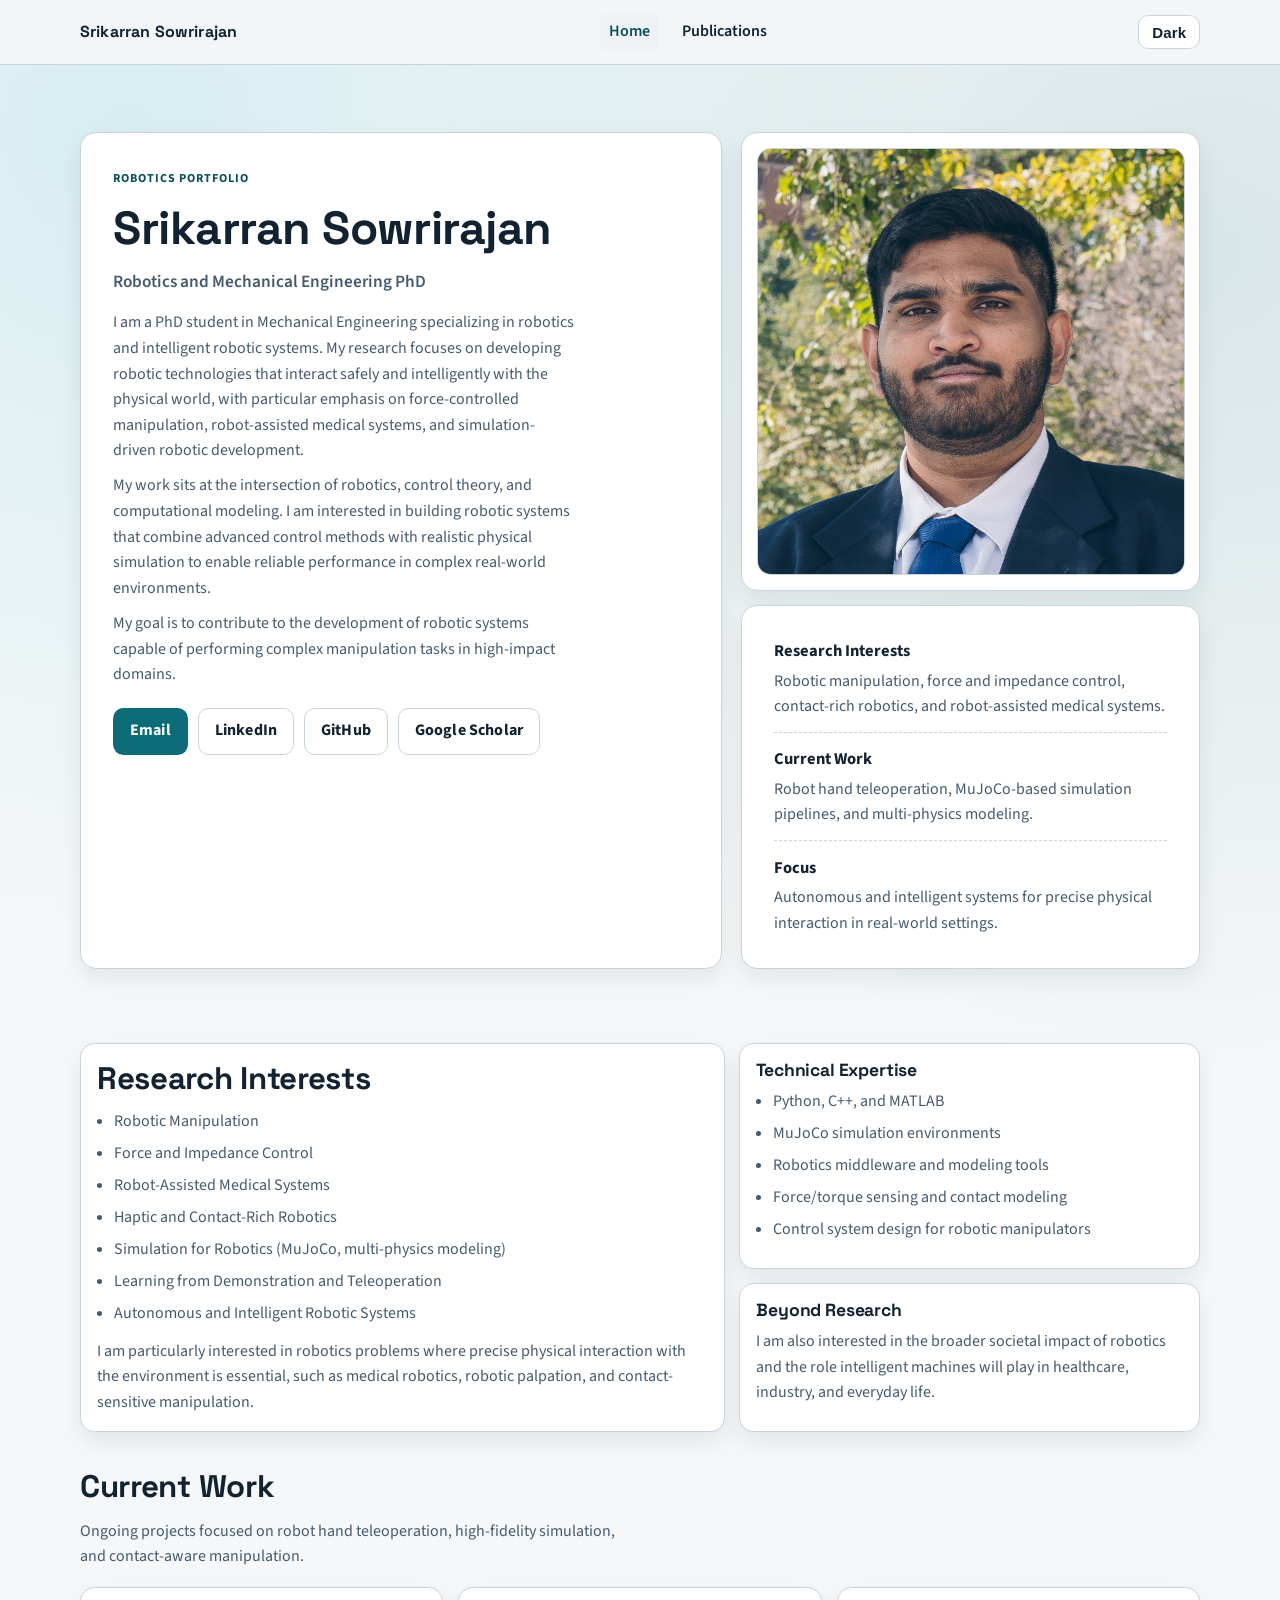
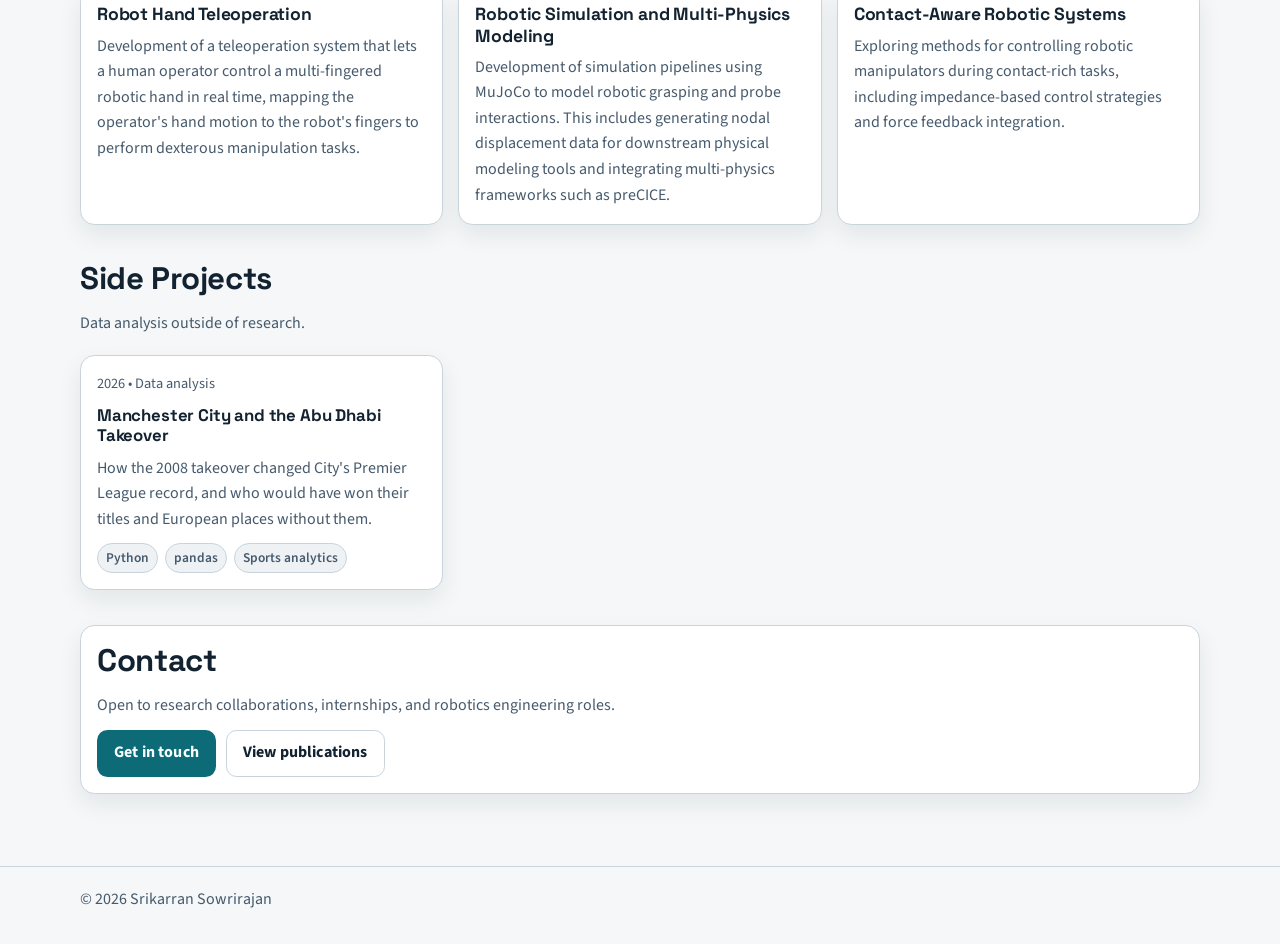
<file: index.html>
<!DOCTYPE html>
<html lang="en">
  <head>
    <meta charset="UTF-8" />
    <meta name="viewport" content="width=device-width, initial-scale=1" />
    <title>Home | Portfolio</title>
    <meta
      name="description"
      content="Professional portfolio for robotics and mechanical engineering research, projects, and publications."
    />
    <link rel="preconnect" href="https://fonts.googleapis.com" />
    <link rel="preconnect" href="https://fonts.gstatic.com" crossorigin />
    <link
      href="https://fonts.googleapis.com/css2?family=Source+Sans+3:wght@400;600;700&family=Space+Grotesk:wght@500;700&display=swap"
      rel="stylesheet"
    />
    <link rel="stylesheet" href="/assets/css/styles.css" />
    <script src="/assets/js/site-config.js" defer></script>
    <script src="/assets/js/main.js" defer></script>
  </head>
  <body>
    <a class="skip-link" href="#main-content">Skip to main content</a>

    <header class="site-header">
      <div class="container nav-wrapper">
        <a class="brand" href="/index.html" data-site-text="profile.shortName">Portfolio</a>
        <button
          class="nav-toggle"
          type="button"
          data-nav-toggle
          aria-expanded="false"
          aria-controls="site-nav-home"
        >
          Menu
        </button>
        <nav class="site-nav" id="site-nav-home" data-open="false" aria-label="Primary">
          <a href="/index.html" aria-current="page">Home</a>
          <a href="/publications.html">Publications</a>
        </nav>
        <div class="nav-actions">
          <button class="button secondary small" type="button" data-theme-toggle aria-pressed="false">
            Dark
          </button>
        </div>
      </div>
    </header>

    <main id="main-content" class="page-main">
      <section class="hero">
        <div class="container hero-grid">
          <article class="panel hero-copy">
            <p class="eyebrow">Robotics Portfolio</p>
            <h1 data-site-text="profile.name">Your Name</h1>
            <p class="role" data-site-text="profile.role">Your role</p>
            <p class="bio" data-site-text="profile.shortBio">Short bio goes here.</p>
            <p class="bio" style="margin-top: 0.6rem" data-site-text="profile.bio1">
              Longer bio goes here.
            </p>
            <p class="bio" style="margin-top: 0.6rem" data-site-text="profile.bio2">
              Longer bio goes here.
            </p>
            <p class="bio" style="margin-top: 0.6rem" data-site-text="profile.bio3">
              Longer bio goes here.
            </p>
            <div class="cta-row" aria-label="Primary actions">
              <a class="button primary" data-site-link="links.email" href="mailto:srikarran@example.com">
                Email
              </a>
              <a
                class="button secondary"
                data-site-link="links.linkedin"
                href="https://www.linkedin.com"
                target="_blank"
                rel="noopener noreferrer"
              >
                LinkedIn
              </a>
              <a
                class="button secondary"
                data-site-link="links.github"
                href="https://github.com"
                target="_blank"
                rel="noopener noreferrer"
              >
                GitHub
              </a>
              <a
                class="button secondary"
                data-site-link="links.scholar"
                href="https://scholar.google.com"
                target="_blank"
                rel="noopener noreferrer"
              >
                Google Scholar
              </a>
            </div>
          </article>

          <aside class="stack" aria-label="Profile and research highlights">
            <article class="panel headshot-panel">
              <img
                class="profile-headshot"
                src="/assets/images/headshot-srikarran.jpg"
                alt="Headshot of Srikarran Sowrirajan"
                width="1395"
                height="1399"
                loading="eager"
                decoding="async"
              />
            </article>

            <article class="panel metrics" aria-label="Research highlights">
              <div class="metric">
                <strong>Research Interests</strong>
                <span>
                  Robotic manipulation, force and impedance control, contact-rich robotics, and robot-assisted medical
                  systems.
                </span>
              </div>
              <div class="metric">
                <strong>Current Work</strong>
                <span>Robot hand teleoperation, MuJoCo-based simulation pipelines, and multi-physics modeling.</span>
              </div>
              <div class="metric">
                <strong>Focus</strong>
                <span>Autonomous and intelligent systems for precise physical interaction in real-world settings.</span>
              </div>
            </article>
          </aside>
        </div>
      </section>

      <section class="section">
        <div class="container layout-two">
          <article class="content-card">
            <h2 style="margin-bottom: 0.75rem">Research Interests</h2>
            <ul>
              <li>Robotic Manipulation</li>
              <li>Force and Impedance Control</li>
              <li>Robot-Assisted Medical Systems</li>
              <li>Haptic and Contact-Rich Robotics</li>
              <li>Simulation for Robotics (MuJoCo, multi-physics modeling)</li>
              <li>Learning from Demonstration and Teleoperation</li>
              <li>Autonomous and Intelligent Robotic Systems</li>
            </ul>
            <p style="margin-top: 0.75rem">
              I am particularly interested in robotics problems where precise physical interaction with the
              environment is essential, such as medical robotics, robotic palpation, and contact-sensitive
              manipulation.
            </p>
          </article>

          <aside class="stack">
            <article class="content-card">
              <h3>Technical Expertise</h3>
              <ul>
                <li>Python, C++, and MATLAB</li>
                <li>MuJoCo simulation environments</li>
                <li>Robotics middleware and modeling tools</li>
                <li>Force/torque sensing and contact modeling</li>
                <li>Control system design for robotic manipulators</li>
              </ul>
            </article>

            <article class="content-card">
              <h3>Beyond Research</h3>
              <p>
                I am also interested in the broader societal impact of robotics and the role intelligent machines will play in
                healthcare, industry, and everyday life.
              </p>
            </article>
          </aside>
        </div>
      </section>

      <section class="section">
        <div class="container">
          <h2>Current Work</h2>
          <p class="section-intro">
            Ongoing projects focused on robot hand teleoperation, high-fidelity simulation, and contact-aware manipulation.
          </p>
          <div class="card-grid">
            <article class="content-card">
              <h3>Robot Hand Teleoperation</h3>
              <p>
                Development of a teleoperation system that lets a human operator control a multi-fingered robotic hand
                in real time, mapping the operator's hand motion to the robot's fingers to perform dexterous
                manipulation tasks.
              </p>
            </article>
            <article class="content-card">
              <h3>Robotic Simulation and Multi-Physics Modeling</h3>
              <p>
                Development of simulation pipelines using MuJoCo to model robotic grasping and probe interactions.
                This includes generating nodal displacement data for downstream physical modeling tools and integrating
                multi-physics frameworks such as preCICE.
              </p>
            </article>
            <article class="content-card">
              <h3>Contact-Aware Robotic Systems</h3>
              <p>
                Exploring methods for controlling robotic manipulators during contact-rich tasks, including
                impedance-based control strategies and force feedback integration.
              </p>
            </article>
          </div>
        </div>
      </section>

      <section class="section">
        <div class="container">
          <h2>Side Projects</h2>
          <p class="section-intro">Data analysis outside of research.</p>
          <div class="card-grid">
            <article class="project-card">
              <p class="project-card-meta">2026 &bull; Data analysis</p>
              <h3 class="project-card-title">
                <a href="/projects/man-city-takeover.html">Manchester City and the Abu Dhabi Takeover</a>
              </h3>
              <p class="project-card-summary">
                How the 2008 takeover changed City's Premier League record, and who would have won their titles and
                European places without them.
              </p>
              <ul class="tag-list" aria-label="Project tags">
                <li class="tag">Python</li>
                <li class="tag">pandas</li>
                <li class="tag">Sports analytics</li>
              </ul>
            </article>
          </div>
        </div>
      </section>

      <section class="section">
        <div class="container">
          <article class="content-card">
            <h2>Contact</h2>
            <p style="margin-bottom: 0.7rem; color: var(--text-muted)">
              Open to research collaborations, internships, and robotics engineering roles.
            </p>
            <div class="cta-row" style="margin-top: 0">
              <a class="button primary" data-site-link="links.email" href="mailto:srikarran@example.com">Get in touch</a>
              <a class="button secondary" href="/publications.html">View publications</a>
            </div>
          </article>
        </div>
      </section>
    </main>

    <footer class="site-footer">
      <div class="container footer-inner">
        <p>
          &copy; <span data-current-year></span>
          <span data-site-text="profile.name">Your Name</span>
        </p>
      </div>
    </footer>
  </body>
</html>
</file>
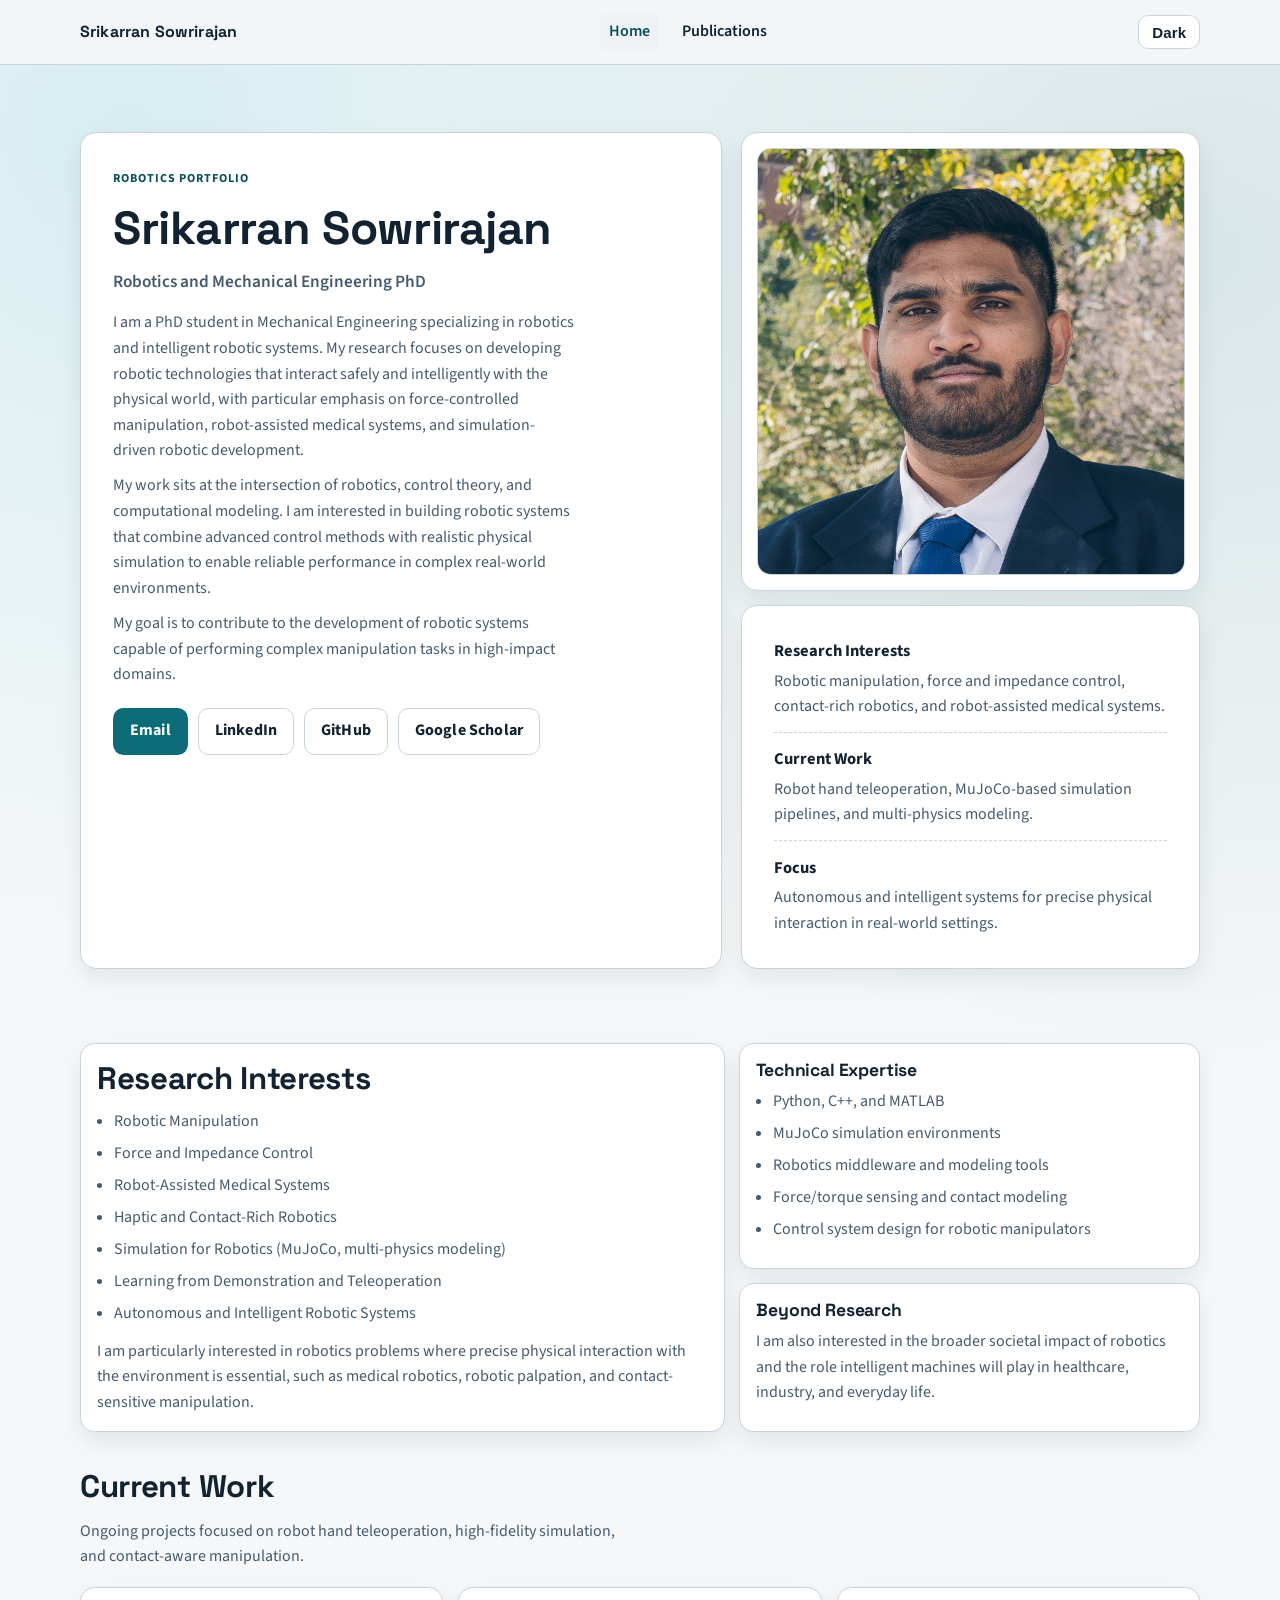
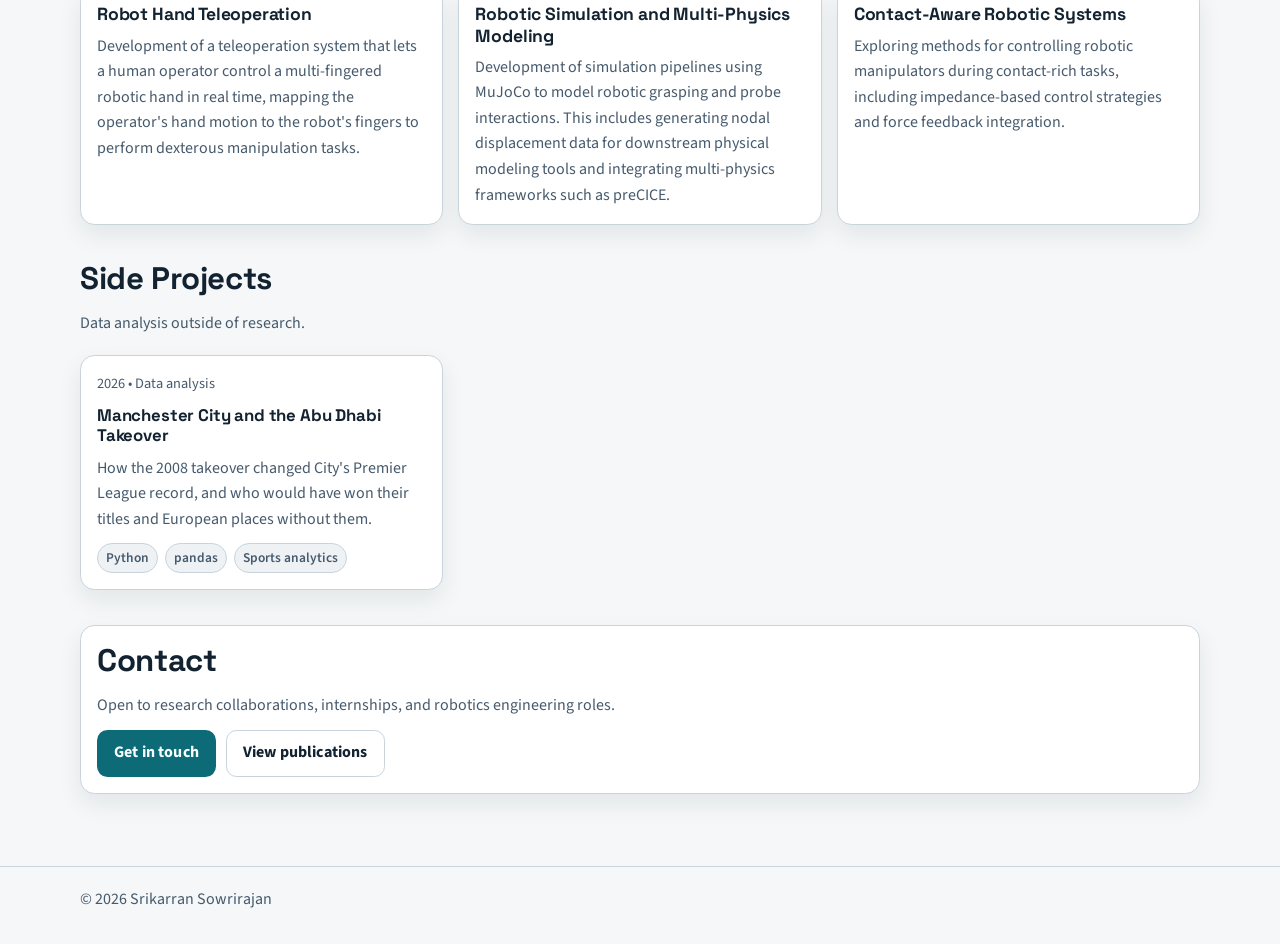
<file: hobbies.html>
<!DOCTYPE html>
<html lang="en">
  <head>
    <meta charset="UTF-8" />
    <meta name="viewport" content="width=device-width, initial-scale=1" />
    <title>Hobbies | Portfolio</title>
    <meta name="description" content="Interests and hobbies page for a robotics portfolio." />
    <meta name="robots" content="noindex, nofollow" />
    <script>
      (function () {
        var host = window.location.hostname;
        var isLocal = host === "localhost" || host === "127.0.0.1";
        if (!isLocal) {
          window.location.replace("/index.html");
        }
      })();
    </script>
    <link rel="preconnect" href="https://fonts.googleapis.com" />
    <link rel="preconnect" href="https://fonts.gstatic.com" crossorigin />
    <link
      href="https://fonts.googleapis.com/css2?family=Source+Sans+3:wght@400;600;700&family=Space+Grotesk:wght@500;700&display=swap"
      rel="stylesheet"
    />
    <link rel="stylesheet" href="/assets/css/styles.css" />
    <script src="/assets/js/site-config.js" defer></script>
    <script src="/assets/js/main.js" defer></script>
  </head>
  <body>
    <a class="skip-link" href="#main-content">Skip to main content</a>

    <header class="site-header">
      <div class="container nav-wrapper">
        <a class="brand" href="/index.html" data-site-text="profile.shortName">Portfolio</a>
        <button
          class="nav-toggle"
          type="button"
          data-nav-toggle
          aria-expanded="false"
          aria-controls="site-nav-hobbies"
        >
          Menu
        </button>
        <nav class="site-nav" id="site-nav-hobbies" data-open="false" aria-label="Primary">
          <a href="/index.html">Home</a>
          <a href="/publications.html">Publications</a>
        </nav>
        <div class="nav-actions">
          <button class="button secondary small" type="button" data-theme-toggle aria-pressed="false">
            Dark
          </button>
        </div>
      </div>
    </header>

    <main id="main-content" class="page-main">
      <section class="section">
        <div class="container">
          <h1>Hobbies & Interests</h1>
          <p class="section-intro" style="margin-top: 0.7rem">
            Outside of research, I enjoy cooking, music, and creative technical projects, and I spend time thinking
            about the broader societal impact of robotics.
          </p>
          <div class="card-grid">
            <article class="content-card">
              <h3>Cooking</h3>
              <p>
                I enjoy experimenting with recipes and techniques that require precision, iteration, and creativity.
              </p>
            </article>
            <article class="content-card">
              <h3>Music</h3>
              <p>
                Music is a consistent source of focus and inspiration, especially when working through complex ideas.
              </p>
            </article>
            <article class="content-card">
              <h3>Creative Technical Projects</h3>
              <p>
                I enjoy exploring side projects that combine software, hardware, and design in ways that are practical
                and fun.
              </p>
            </article>
            <article class="content-card">
              <h3>Societal Impact of Robotics</h3>
              <p>
                I am interested in how intelligent machines will shape healthcare, industry, and everyday life, and
                how we can design systems responsibly.
              </p>
            </article>
          </div>
        </div>
      </section>
    </main>

    <footer class="site-footer">
      <div class="container footer-inner">
        <p>
          &copy; <span data-current-year></span>
          <span data-site-text="profile.name">Your Name</span>
        </p>
      </div>
    </footer>
  </body>
</html>
</file>
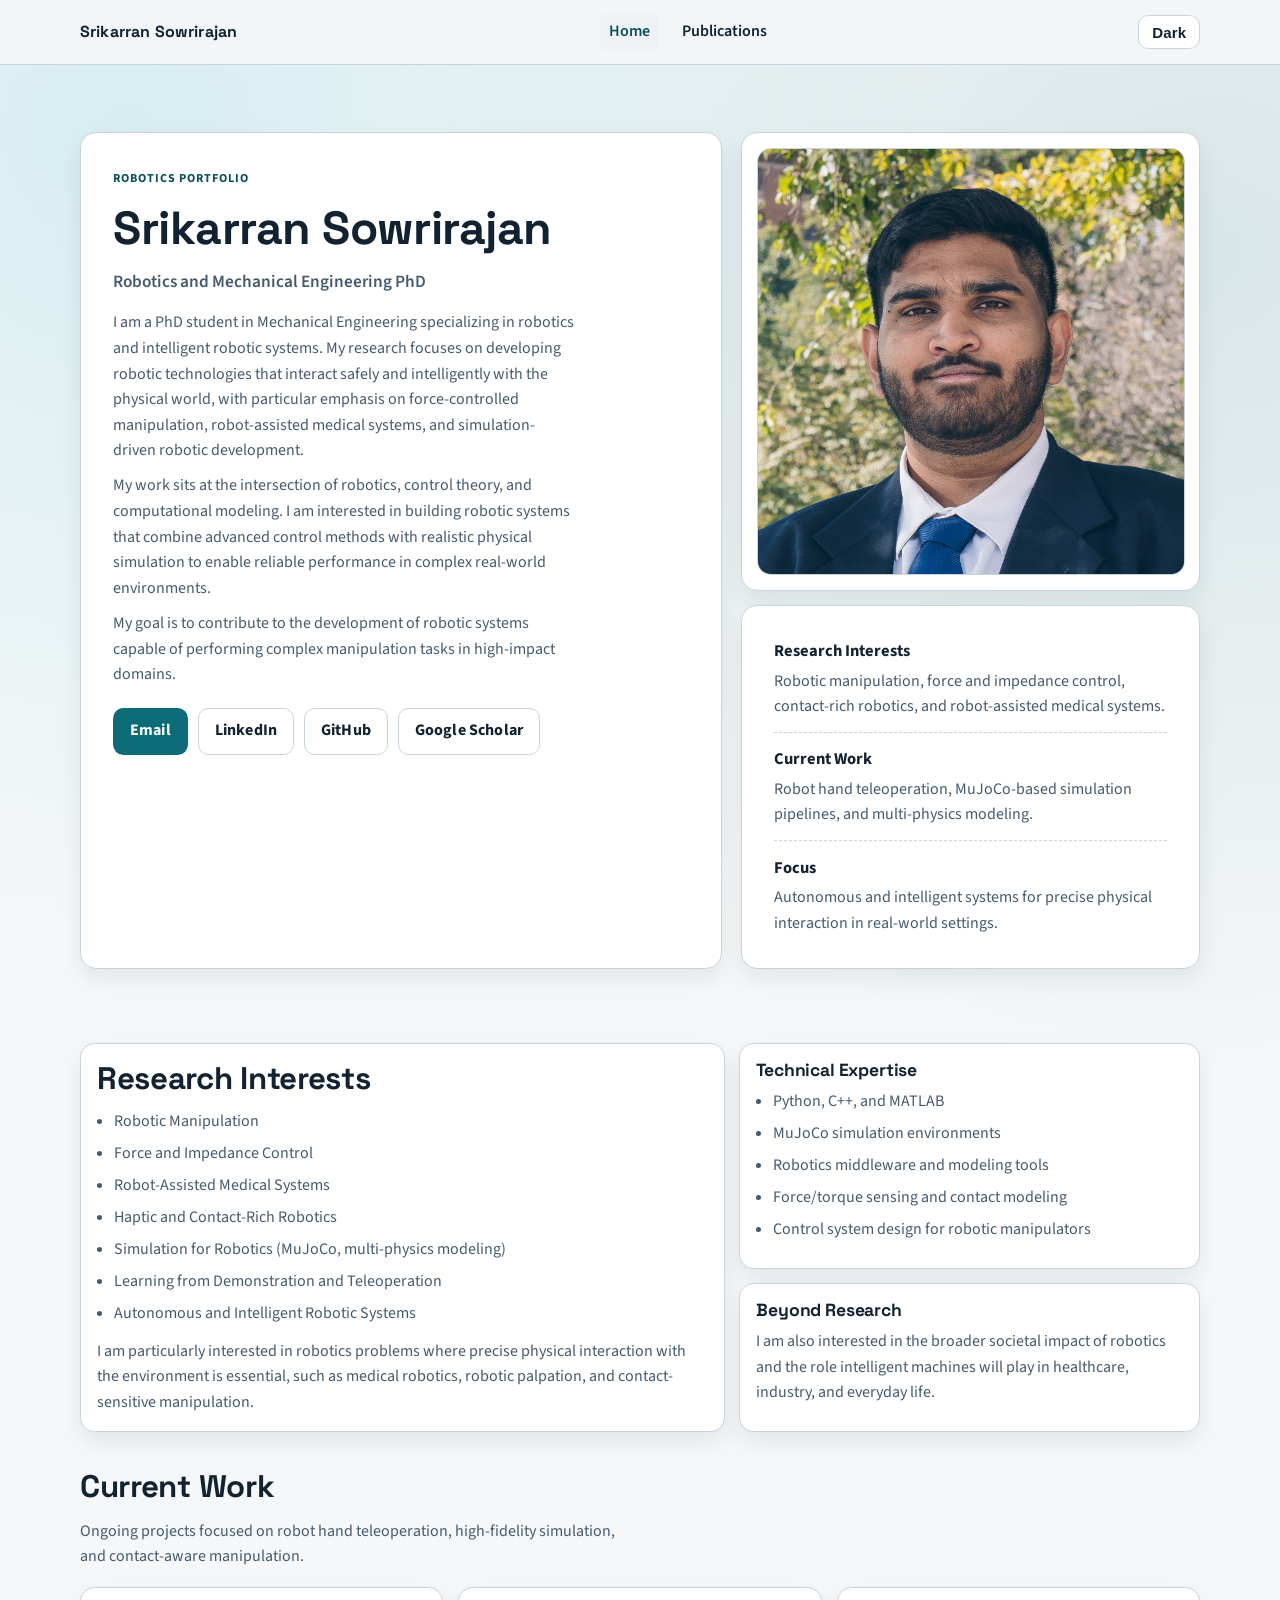
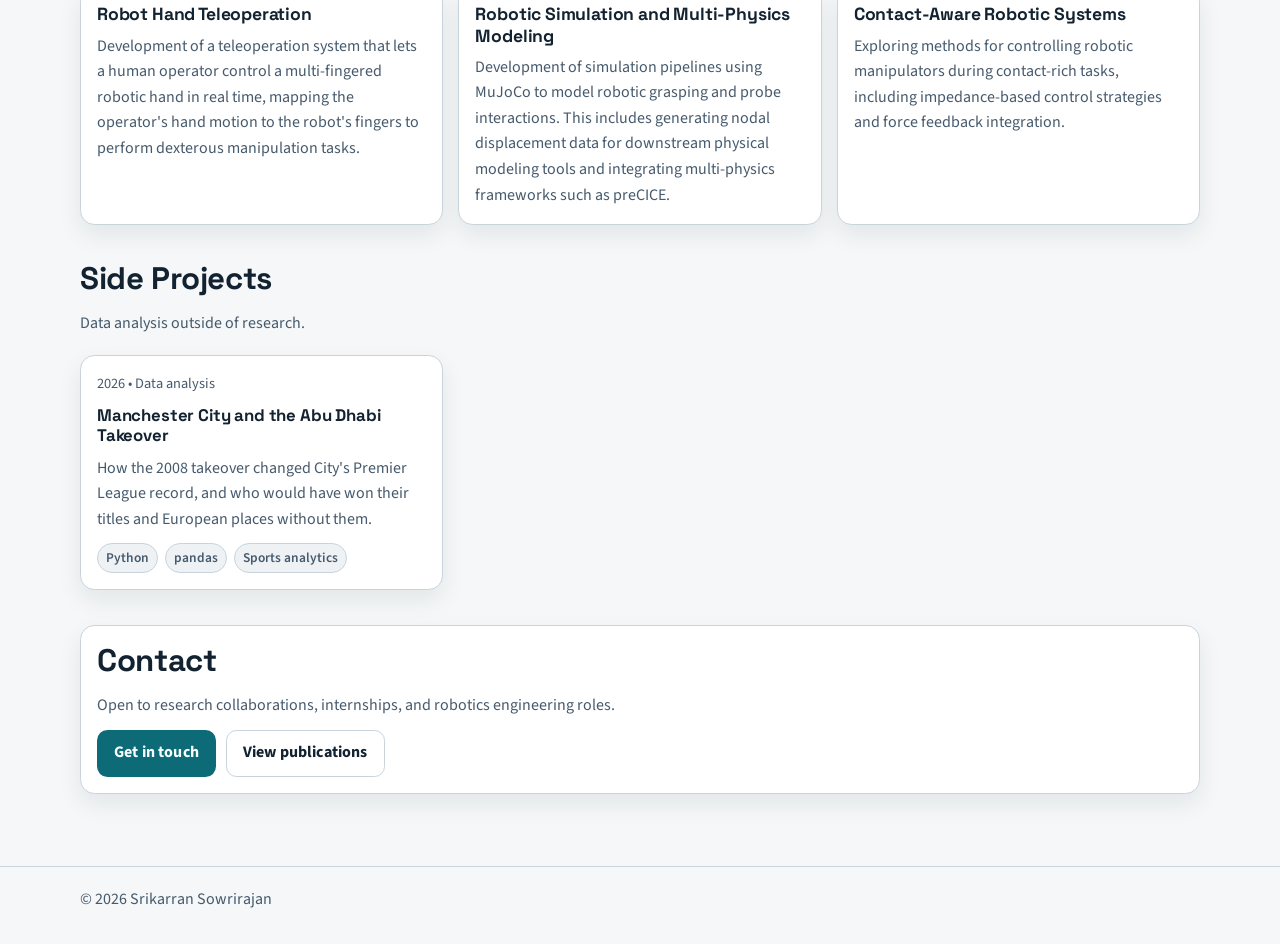
<file: project.html>
<!DOCTYPE html>
<html lang="en">
  <head>
    <meta charset="UTF-8" />
    <meta name="viewport" content="width=device-width, initial-scale=1" />
    <title>Project Detail | Portfolio</title>
    <meta name="description" content="Robotics project detail page." />
    <meta name="robots" content="noindex, nofollow" />
    <script>
      (function () {
        var host = window.location.hostname;
        var isLocal = host === "localhost" || host === "127.0.0.1";
        if (!isLocal) {
          window.location.replace("/index.html");
        }
      })();
    </script>
    <link rel="preconnect" href="https://fonts.googleapis.com" />
    <link rel="preconnect" href="https://fonts.gstatic.com" crossorigin />
    <link
      href="https://fonts.googleapis.com/css2?family=Source+Sans+3:wght@400;600;700&family=Space+Grotesk:wght@500;700&display=swap"
      rel="stylesheet"
    />
    <link rel="stylesheet" href="/assets/css/styles.css" />
    <script src="/assets/js/site-config.js" defer></script>
    <script src="/assets/js/main.js" defer></script>
    <script src="/assets/js/project-detail.js" defer></script>
  </head>
  <body>
    <a class="skip-link" href="#main-content">Skip to main content</a>

    <header class="site-header">
      <div class="container nav-wrapper">
        <a class="brand" href="/index.html" data-site-text="profile.shortName">Portfolio</a>
        <button
          class="nav-toggle"
          type="button"
          data-nav-toggle
          aria-expanded="false"
          aria-controls="site-nav-project-detail"
        >
          Menu
        </button>
        <nav class="site-nav" id="site-nav-project-detail" data-open="false" aria-label="Primary">
          <a href="/index.html">Home</a>
          <a href="/publications.html">Publications</a>
        </nav>
        <div class="nav-actions">
          <button class="button secondary small" type="button" data-theme-toggle aria-pressed="false">
            Dark
          </button>
        </div>
      </div>
    </header>

    <main id="main-content" class="page-main">
      <section class="section">
        <div class="container">
          <p style="margin-bottom: 0.8rem"><a class="text-link" href="/index.html">&larr; Back to Home</a></p>
        </div>
      </section>

      <section class="section" id="project-content">
        <div class="container layout-two">
          <article class="stack">
            <section class="content-card">
              <h1 id="project-title">Project Title</h1>
              <p id="project-summary" style="margin-top: 0.7rem"></p>
              <ul id="project-tags" class="tag-list" aria-label="Project tags" style="margin-top: 0.8rem"></ul>
            </section>

            <section class="content-card">
              <h3>Overview</h3>
              <p id="project-overview"></p>
            </section>

            <section class="content-card">
              <h3>Challenge</h3>
              <p id="project-challenge"></p>
            </section>

            <section class="content-card">
              <h3>Approach</h3>
              <p id="project-approach"></p>
            </section>

            <section class="content-card">
              <h3>Outcomes</h3>
              <ul id="project-outcomes"></ul>
            </section>
          </article>

          <aside class="stack">
            <section class="content-card">
              <h3>Project Info</h3>
              <ul>
                <li><strong>Year:</strong> <span id="project-meta-year"></span></li>
                <li><strong>Status:</strong> <span id="project-meta-status"></span></li>
              </ul>
            </section>

            <section class="content-card">
              <h3>Technical Stack</h3>
              <ul id="project-tools"></ul>
            </section>

            <section class="content-card">
              <h3>Links</h3>
              <ul id="project-links" class="link-list"></ul>
            </section>
          </aside>
        </div>
      </section>

      <section class="section" id="project-not-found" hidden>
        <div class="container">
          <article class="content-card">
            <h1>Project Not Found</h1>
            <p style="margin-top: 0.7rem; color: var(--text-muted)">
              Could not find project: <code id="missing-project-slug"></code>
            </p>
            <p style="margin-top: 0.8rem"><a class="text-link" href="/projects.html">Return to Projects</a></p>
          </article>
        </div>
      </section>
    </main>

    <footer class="site-footer">
      <div class="container footer-inner">
        <p>
          &copy; <span data-current-year></span>
          <span data-site-text="profile.name">Your Name</span>
        </p>
      </div>
    </footer>
  </body>
</html>
</file>
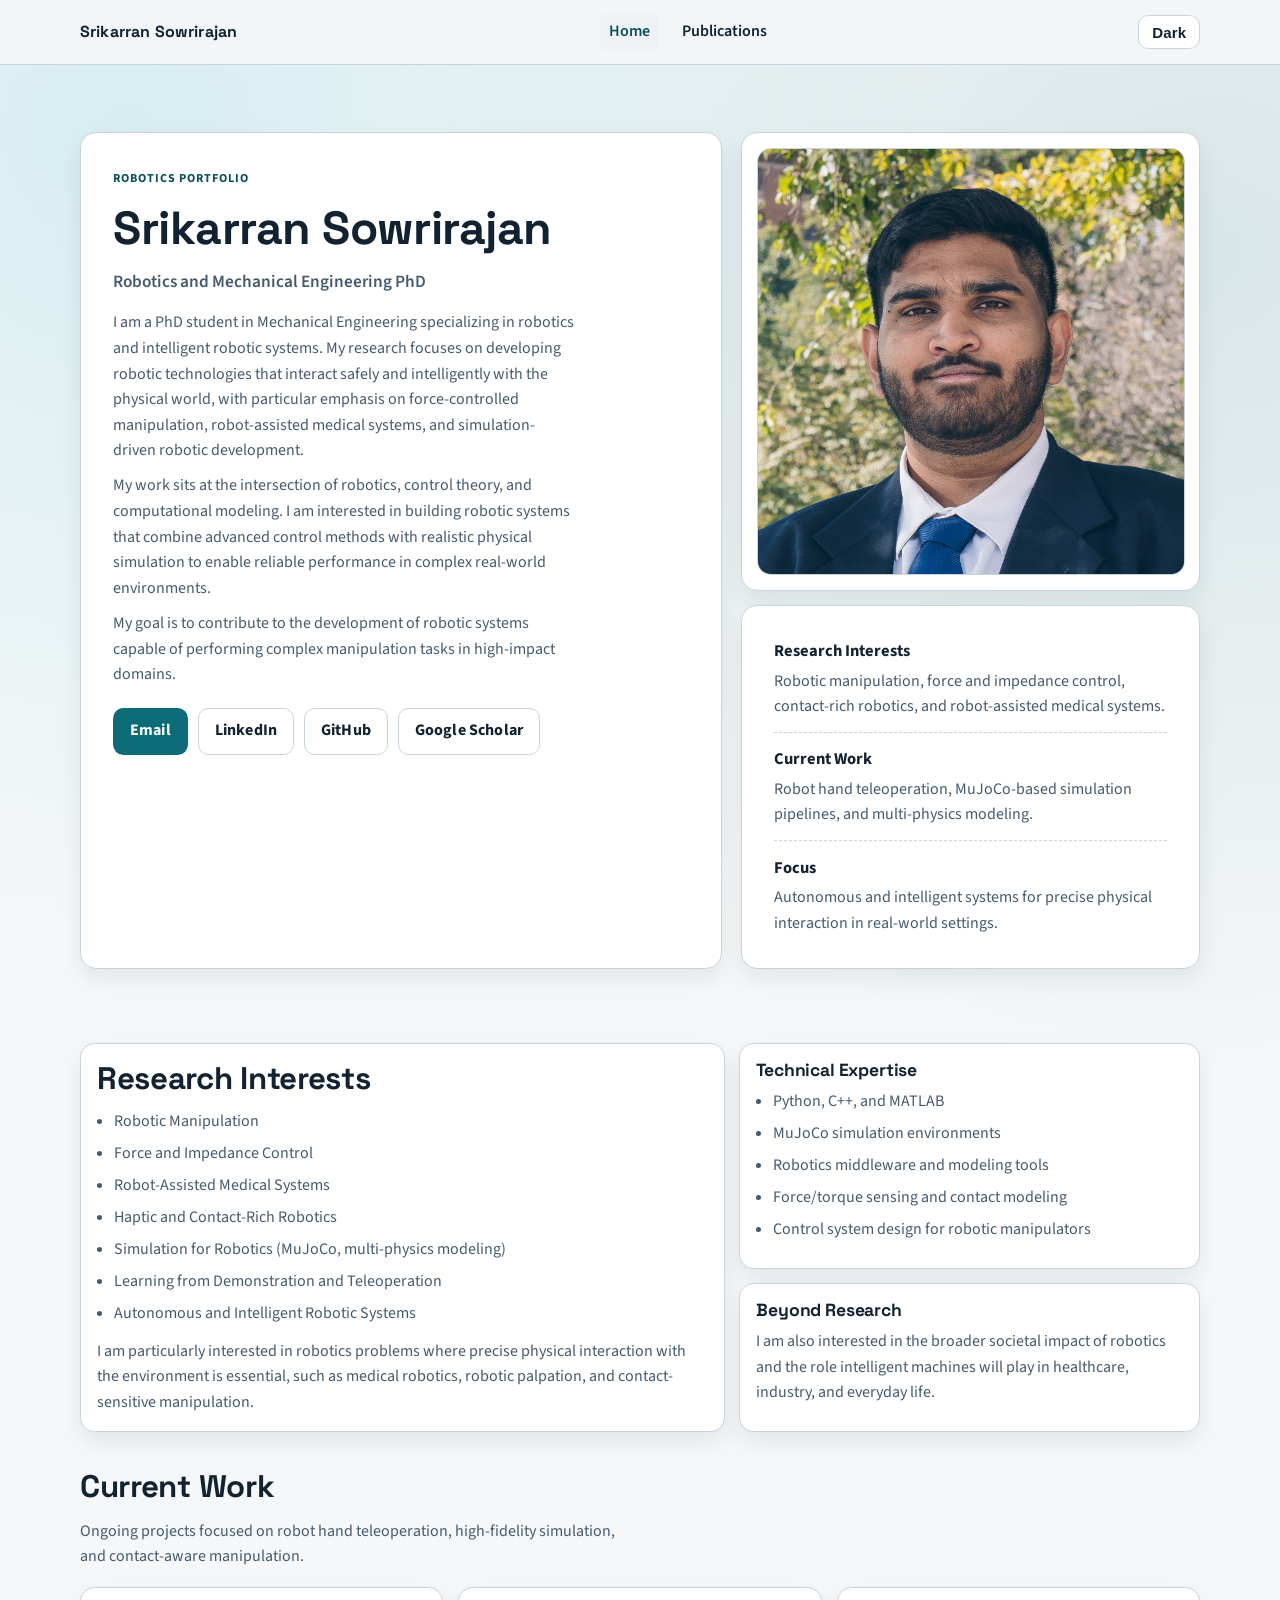
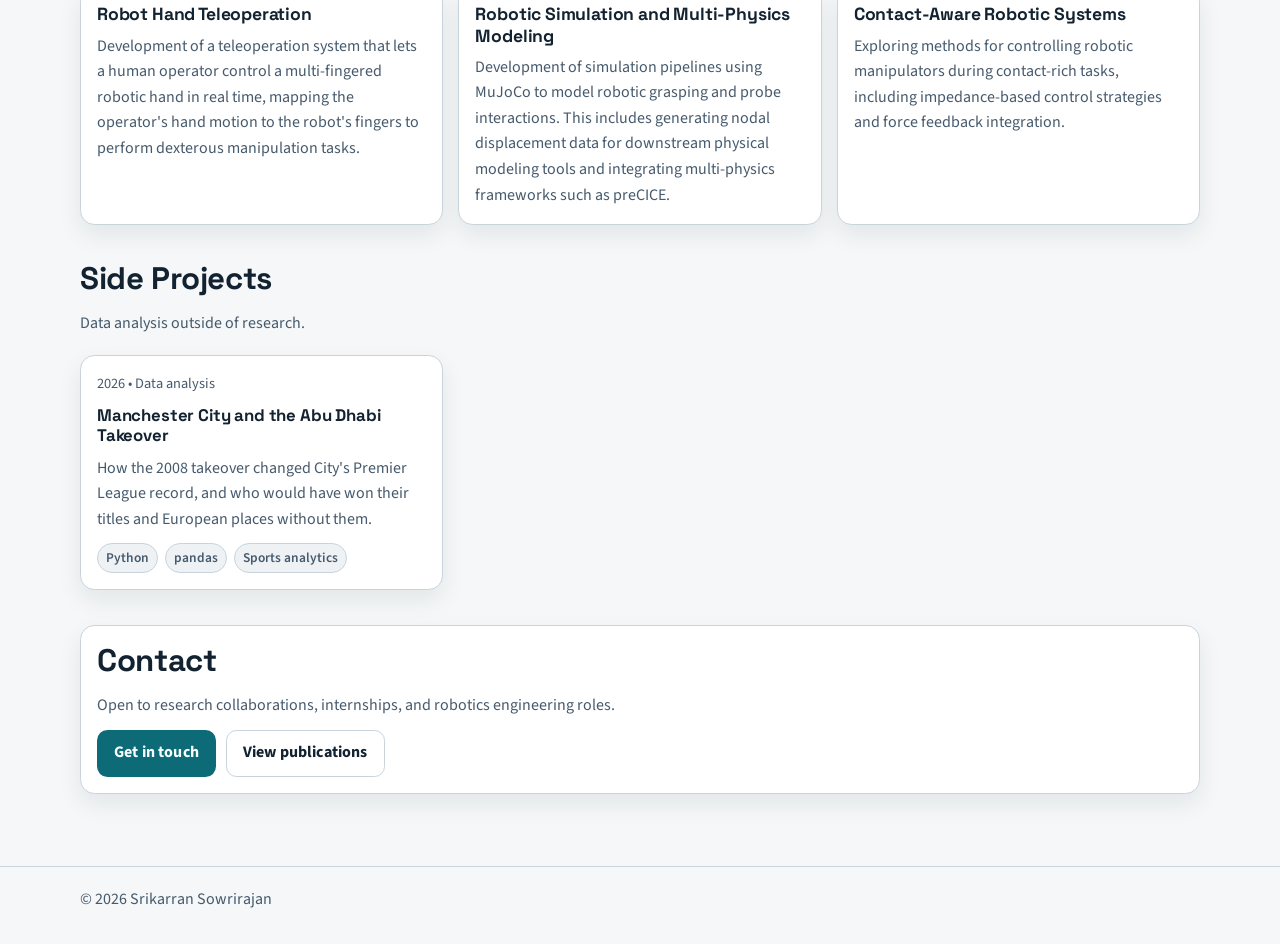
<file: projects.html>
<!DOCTYPE html>
<html lang="en">
  <head>
    <meta charset="UTF-8" />
    <meta name="viewport" content="width=device-width, initial-scale=1" />
    <title>Projects | Portfolio</title>
    <meta
      name="description"
      content="Filterable robotics project portfolio spanning control, simulation, ML, ROS2, MuJoCo, and preCICE."
    />
    <meta name="robots" content="noindex, nofollow" />
    <script>
      (function () {
        var host = window.location.hostname;
        var isLocal = host === "localhost" || host === "127.0.0.1";
        if (!isLocal) {
          window.location.replace("/index.html");
        }
      })();
    </script>
    <link rel="preconnect" href="https://fonts.googleapis.com" />
    <link rel="preconnect" href="https://fonts.gstatic.com" crossorigin />
    <link
      href="https://fonts.googleapis.com/css2?family=Source+Sans+3:wght@400;600;700&family=Space+Grotesk:wght@500;700&display=swap"
      rel="stylesheet"
    />
    <link rel="stylesheet" href="/assets/css/styles.css" />
    <script src="/assets/js/site-config.js" defer></script>
    <script src="/assets/js/main.js" defer></script>
    <script src="/assets/js/projects.js" defer></script>
  </head>
  <body>
    <a class="skip-link" href="#main-content">Skip to main content</a>

    <header class="site-header">
      <div class="container nav-wrapper">
        <a class="brand" href="/index.html" data-site-text="profile.shortName">Portfolio</a>
        <button
          class="nav-toggle"
          type="button"
          data-nav-toggle
          aria-expanded="false"
          aria-controls="site-nav-projects"
        >
          Menu
        </button>
        <nav class="site-nav" id="site-nav-projects" data-open="false" aria-label="Primary">
          <a href="/index.html">Home</a>
          <a href="/publications.html">Publications</a>
        </nav>
        <div class="nav-actions">
          <button class="button secondary small" type="button" data-theme-toggle aria-pressed="false">
            Dark
          </button>
        </div>
      </div>
    </header>

    <main id="main-content" class="page-main">
      <section class="section">
        <div class="container">
          <h1>Projects</h1>
          <p class="section-intro" style="margin-top: 0.7rem">
            Filter by topic to navigate robotics, control, simulation, and ML projects. Add new projects by editing
            <code>assets/data/projects.json</code>.
          </p>
          <div id="project-filters" class="filter-row" role="group" aria-label="Project filters"></div>
          <div id="projects-grid" class="card-grid" aria-live="polite"></div>
          <p id="projects-empty" class="inline-note" hidden>No projects match this filter.</p>
        </div>
      </section>
    </main>

    <footer class="site-footer">
      <div class="container footer-inner">
        <p>
          &copy; <span data-current-year></span>
          <span data-site-text="profile.name">Your Name</span>
        </p>
      </div>
    </footer>
  </body>
</html>
</file>
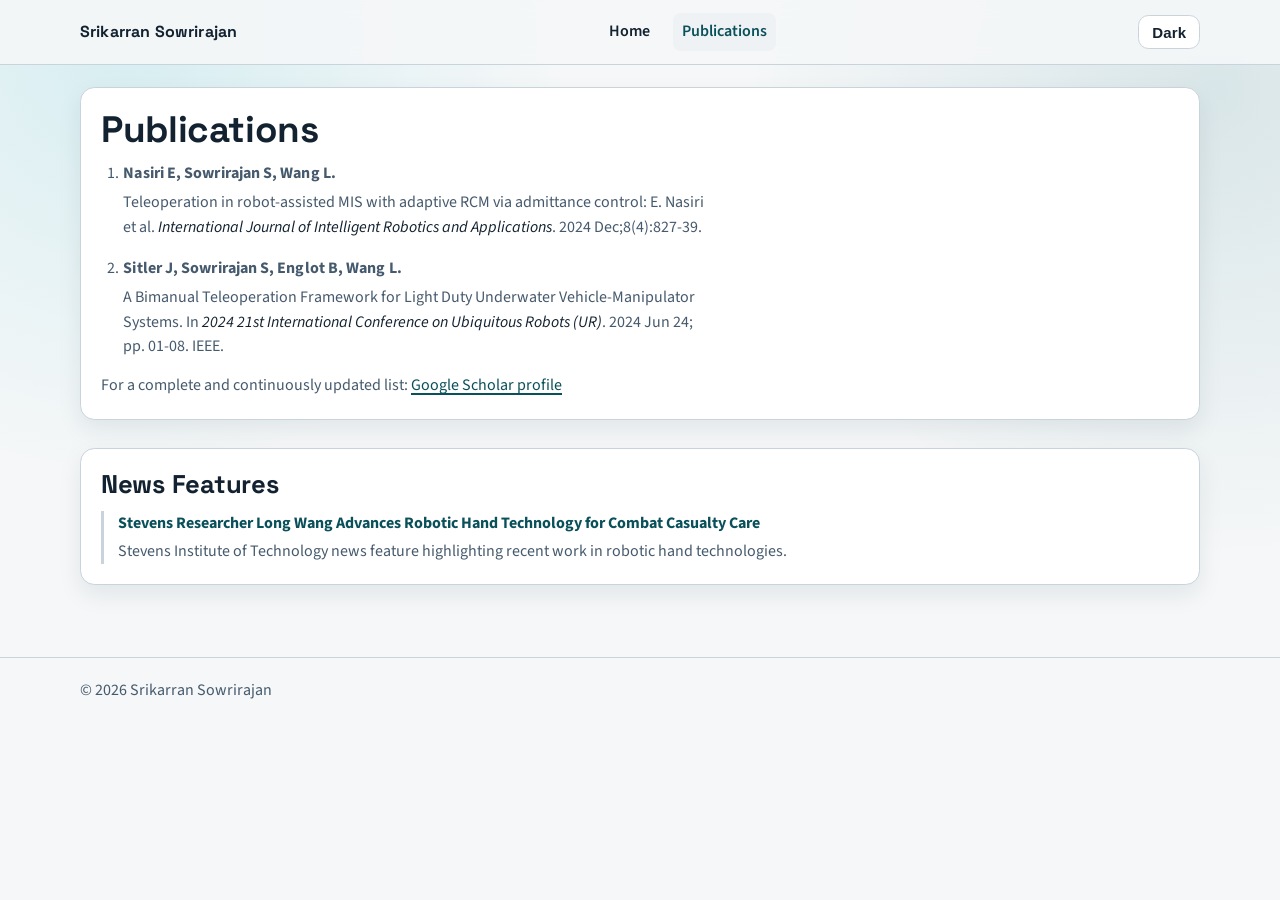
<file: publications.html>
<!DOCTYPE html>
<html lang="en">
  <head>
    <meta charset="UTF-8" />
    <meta name="viewport" content="width=device-width, initial-scale=1" />
    <title>Publications & News | Portfolio</title>
    <meta
      name="description"
      content="Selected robotics publications and media features for Srikarran Sowrirajan."
    />
    <link rel="preconnect" href="https://fonts.googleapis.com" />
    <link rel="preconnect" href="https://fonts.gstatic.com" crossorigin />
    <link
      href="https://fonts.googleapis.com/css2?family=Source+Sans+3:wght@400;600;700&family=Space+Grotesk:wght@500;700&display=swap"
      rel="stylesheet"
    />
    <link rel="stylesheet" href="/assets/css/styles.css" />
    <script src="/assets/js/site-config.js" defer></script>
    <script src="/assets/js/main.js" defer></script>
  </head>
  <body class="publications-page">
    <a class="skip-link" href="#main-content">Skip to main content</a>

    <header class="site-header">
      <div class="container nav-wrapper">
        <a class="brand" href="/index.html" data-site-text="profile.shortName">Portfolio</a>
        <button
          class="nav-toggle"
          type="button"
          data-nav-toggle
          aria-expanded="false"
          aria-controls="site-nav-publications"
        >
          Menu
        </button>
        <nav class="site-nav" id="site-nav-publications" data-open="false" aria-label="Primary">
          <a href="/index.html">Home</a>
          <a href="/publications.html" aria-current="page">Publications</a>
        </nav>
        <div class="nav-actions">
          <button class="button secondary small" type="button" data-theme-toggle aria-pressed="false">
            Dark
          </button>
        </div>
      </div>
    </header>

    <main id="main-content" class="page-main">
      <section class="section">
        <div class="container">
          <article class="content-card">
            <h1 class="page-title">Publications</h1>
            <ol class="publication-list" aria-label="Publication list">
              <li>
                <p class="publication-title">Nasiri E, Sowrirajan S, Wang L.</p>
                <p>
                  Teleoperation in robot-assisted MIS with adaptive RCM via admittance control: E. Nasiri et al.
                  <em>International Journal of Intelligent Robotics and Applications</em>. 2024 Dec;8(4):827-39.
                </p>
              </li>
              <li>
                <p class="publication-title">Sitler J, Sowrirajan S, Englot B, Wang L.</p>
                <p>
                  A Bimanual Teleoperation Framework for Light Duty Underwater Vehicle-Manipulator Systems. In
                  <em>2024 21st International Conference on Ubiquitous Robots (UR)</em>. 2024 Jun 24; pp. 01-08. IEEE.
                </p>
              </li>
            </ol>
            <p class="publication-note">
              For a complete and continuously updated list:
              <a
                data-site-link="links.scholar"
                href="https://scholar.google.com"
                target="_blank"
                rel="noopener noreferrer"
              >
                Google Scholar profile
              </a>
            </p>
          </article>
        </div>
      </section>

      <section class="section">
        <div class="container">
          <article class="content-card">
            <h2 class="section-heading">News Features</h2>
            <ul class="news-list" aria-label="News feature list">
              <li>
                <a
                  class="news-link"
                  href="https://www.stevens.edu/news/stevens-researcher-long-wang-advances-robotic-hand-technology-for-combat"
                  target="_blank"
                  rel="noopener noreferrer"
                >
                  Stevens Researcher Long Wang Advances Robotic Hand Technology for Combat Casualty Care
                </a>
                <p>
                  Stevens Institute of Technology news feature highlighting recent work in robotic hand technologies.
                </p>
              </li>
            </ul>
          </article>
        </div>
      </section>
    </main>

    <footer class="site-footer">
      <div class="container footer-inner">
        <p>
          &copy; <span data-current-year></span>
          <span data-site-text="profile.name">Your Name</span>
        </p>
      </div>
    </footer>
  </body>
</html>
</file>
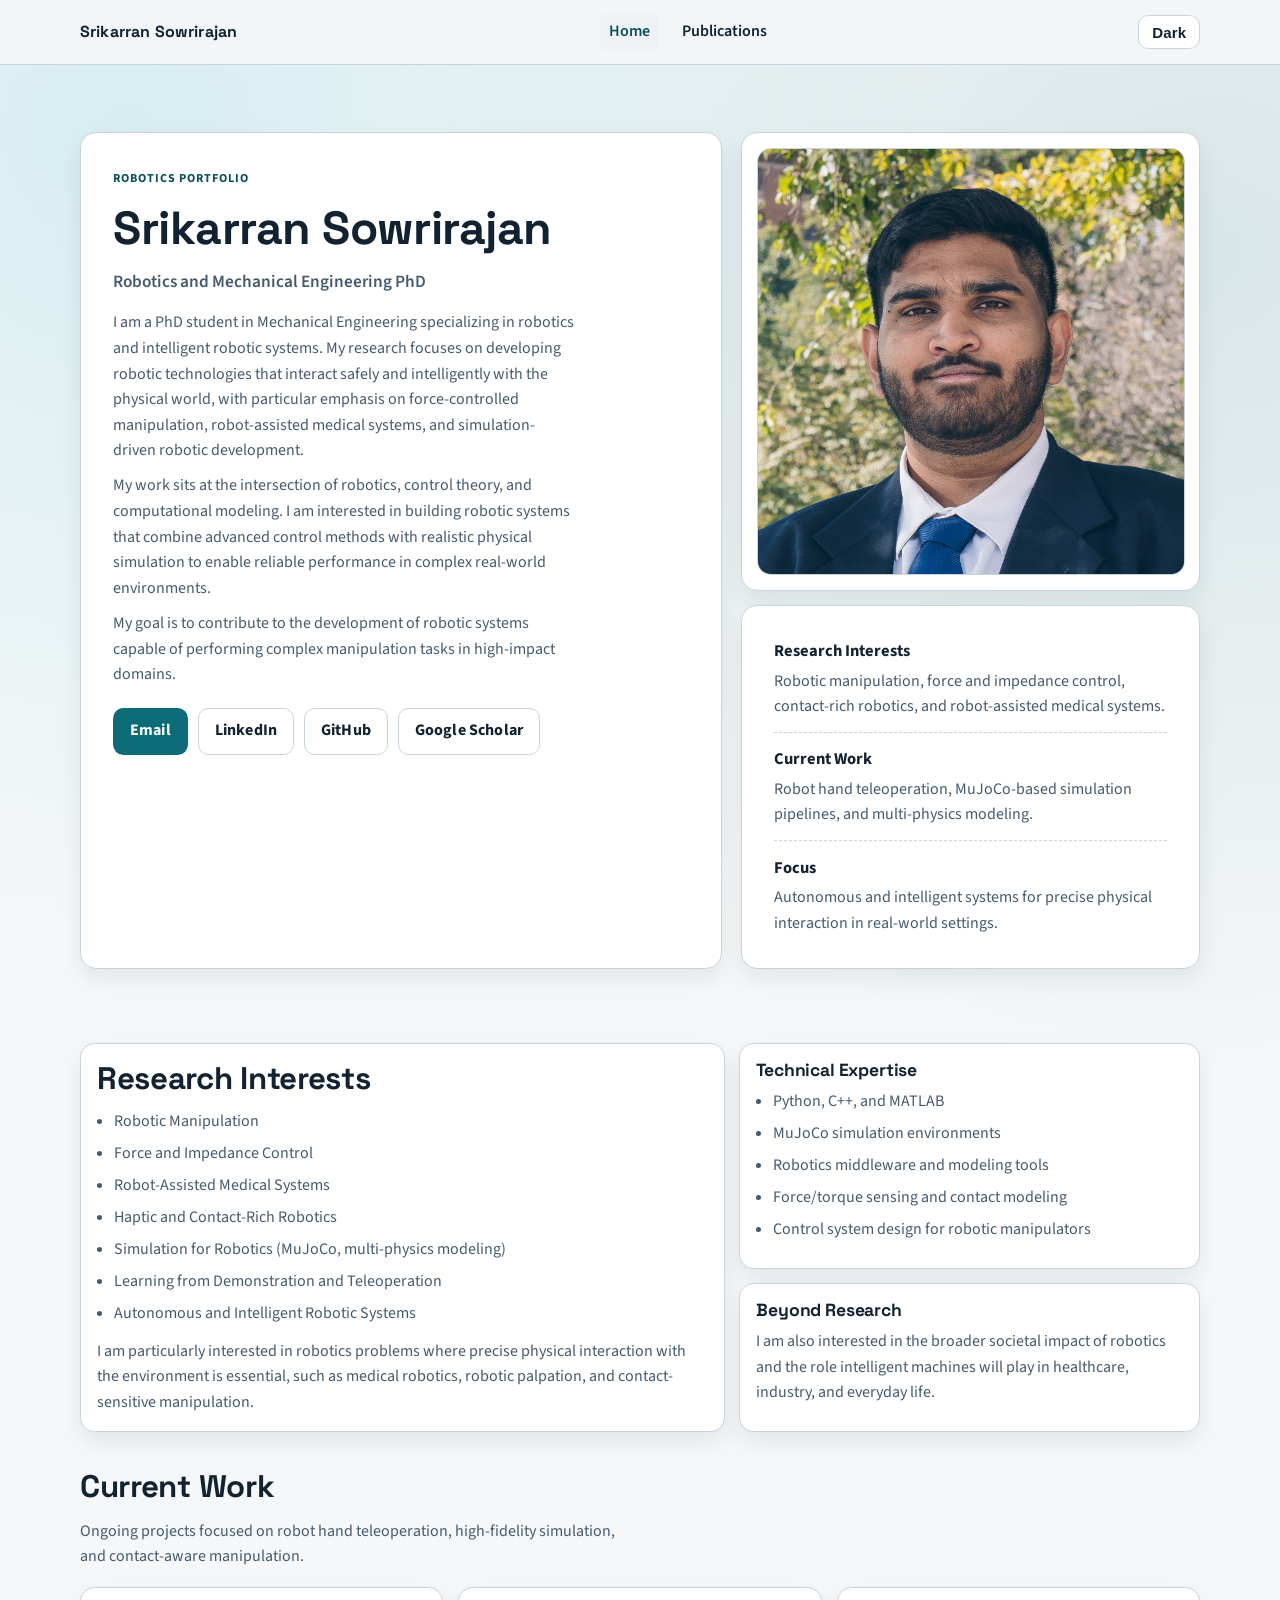
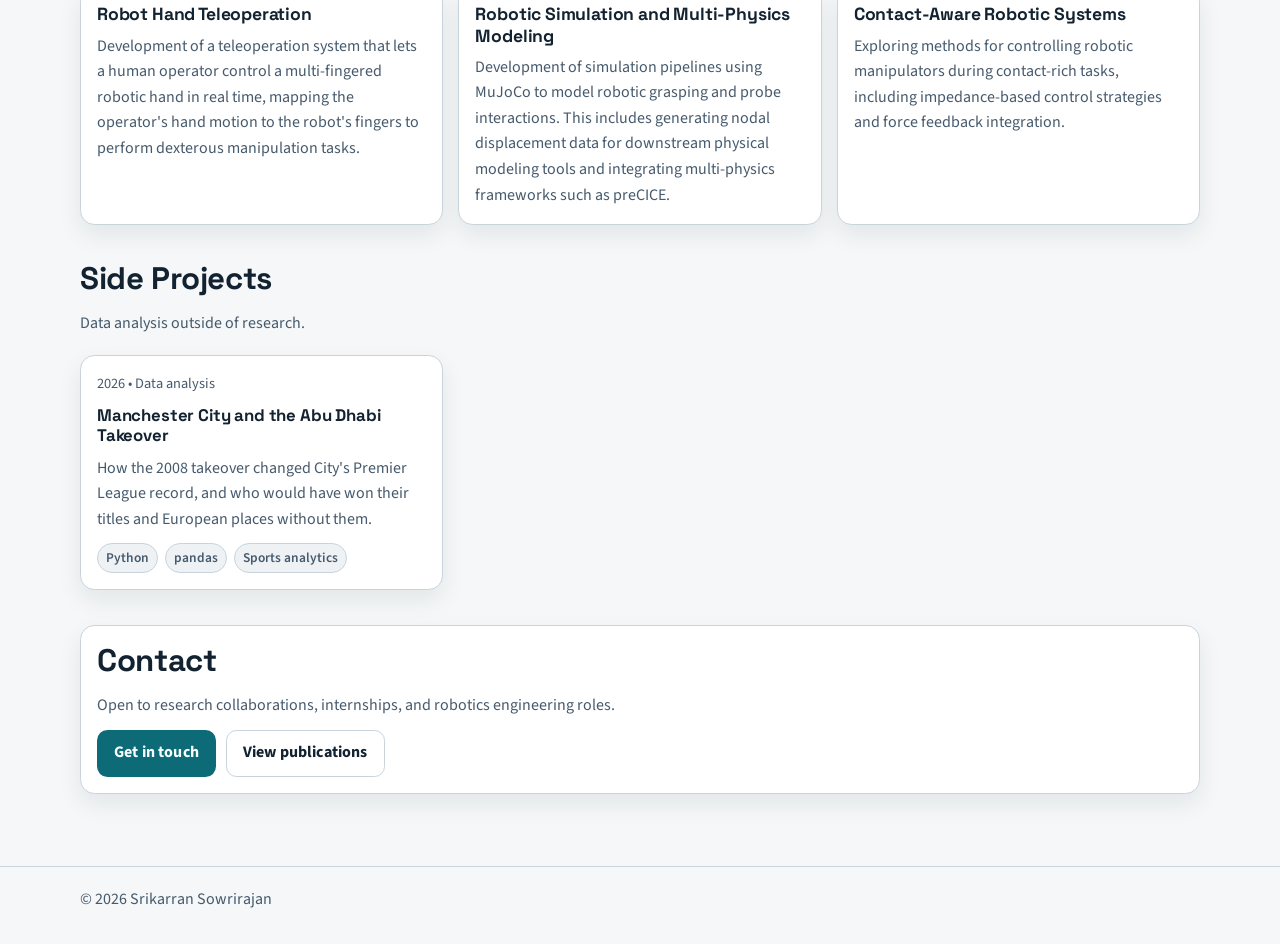
<file: projects/legged-adaptive-control.html>
<!DOCTYPE html>
<html lang="en">
  <head>
    <meta charset="UTF-8" />
    <meta name="viewport" content="width=device-width, initial-scale=1" />
    <title>Legged Adaptive Control | Portfolio</title>
    <meta name="description" content="Project detail page for adaptive locomotion control." />
    <meta name="robots" content="noindex, nofollow" />
    <script>
      (function () {
        var host = window.location.hostname;
        var isLocal = host === "localhost" || host === "127.0.0.1";
        if (!isLocal) {
          window.location.replace("/index.html");
        }
      })();
    </script>
    <link rel="preconnect" href="https://fonts.googleapis.com" />
    <link rel="preconnect" href="https://fonts.gstatic.com" crossorigin />
    <link
      href="https://fonts.googleapis.com/css2?family=Source+Sans+3:wght@400;600;700&family=Space+Grotesk:wght@500;700&display=swap"
      rel="stylesheet"
    />
    <link rel="stylesheet" href="/assets/css/styles.css" />
    <script src="/assets/js/site-config.js" defer></script>
    <script src="/assets/js/main.js" defer></script>
    <script src="/assets/js/project-detail.js" defer></script>
  </head>
  <body data-project-slug="legged-adaptive-control">
    <a class="skip-link" href="#main-content">Skip to main content</a>

    <header class="site-header">
      <div class="container nav-wrapper">
        <a class="brand" href="/index.html" data-site-text="profile.shortName">Portfolio</a>
        <button
          class="nav-toggle"
          type="button"
          data-nav-toggle
          aria-expanded="false"
          aria-controls="site-nav-legged-detail"
        >
          Menu
        </button>
        <nav class="site-nav" id="site-nav-legged-detail" data-open="false" aria-label="Primary">
          <a href="/index.html">Home</a>
          <a href="/publications.html">Publications</a>
        </nav>
        <div class="nav-actions">
          <button class="button secondary small" type="button" data-theme-toggle aria-pressed="false">
            Dark
          </button>
        </div>
      </div>
    </header>

    <main id="main-content" class="page-main">
      <section class="section">
        <div class="container">
          <p style="margin-bottom: 0.8rem"><a class="text-link" href="/index.html">&larr; Back to Home</a></p>
        </div>
      </section>

      <section class="section" id="project-content">
        <div class="container layout-two">
          <article class="stack">
            <section class="content-card">
              <h1 id="project-title">Project Title</h1>
              <p id="project-summary" style="margin-top: 0.7rem"></p>
              <ul id="project-tags" class="tag-list" aria-label="Project tags" style="margin-top: 0.8rem"></ul>
            </section>

            <section class="content-card">
              <h3>Overview</h3>
              <p id="project-overview"></p>
            </section>

            <section class="content-card">
              <h3>Challenge</h3>
              <p id="project-challenge"></p>
            </section>

            <section class="content-card">
              <h3>Approach</h3>
              <p id="project-approach"></p>
            </section>

            <section class="content-card">
              <h3>Outcomes</h3>
              <ul id="project-outcomes"></ul>
            </section>
          </article>

          <aside class="stack">
            <section class="content-card">
              <h3>Project Info</h3>
              <ul>
                <li><strong>Year:</strong> <span id="project-meta-year"></span></li>
                <li><strong>Status:</strong> <span id="project-meta-status"></span></li>
              </ul>
            </section>

            <section class="content-card">
              <h3>Technical Stack</h3>
              <ul id="project-tools"></ul>
            </section>

            <section class="content-card">
              <h3>Links</h3>
              <ul id="project-links" class="link-list"></ul>
            </section>
          </aside>
        </div>
      </section>

      <section class="section" id="project-not-found" hidden>
        <div class="container">
          <article class="content-card">
            <h1>Project Not Found</h1>
            <p style="margin-top: 0.7rem; color: var(--text-muted)">
              Could not find project: <code id="missing-project-slug"></code>
            </p>
            <p style="margin-top: 0.8rem"><a class="text-link" href="/projects.html">Return to Projects</a></p>
          </article>
        </div>
      </section>
    </main>

    <footer class="site-footer">
      <div class="container footer-inner">
        <p>
          &copy; <span data-current-year></span>
          <span data-site-text="profile.name">Your Name</span>
        </p>
      </div>
    </footer>
  </body>
</html>
</file>
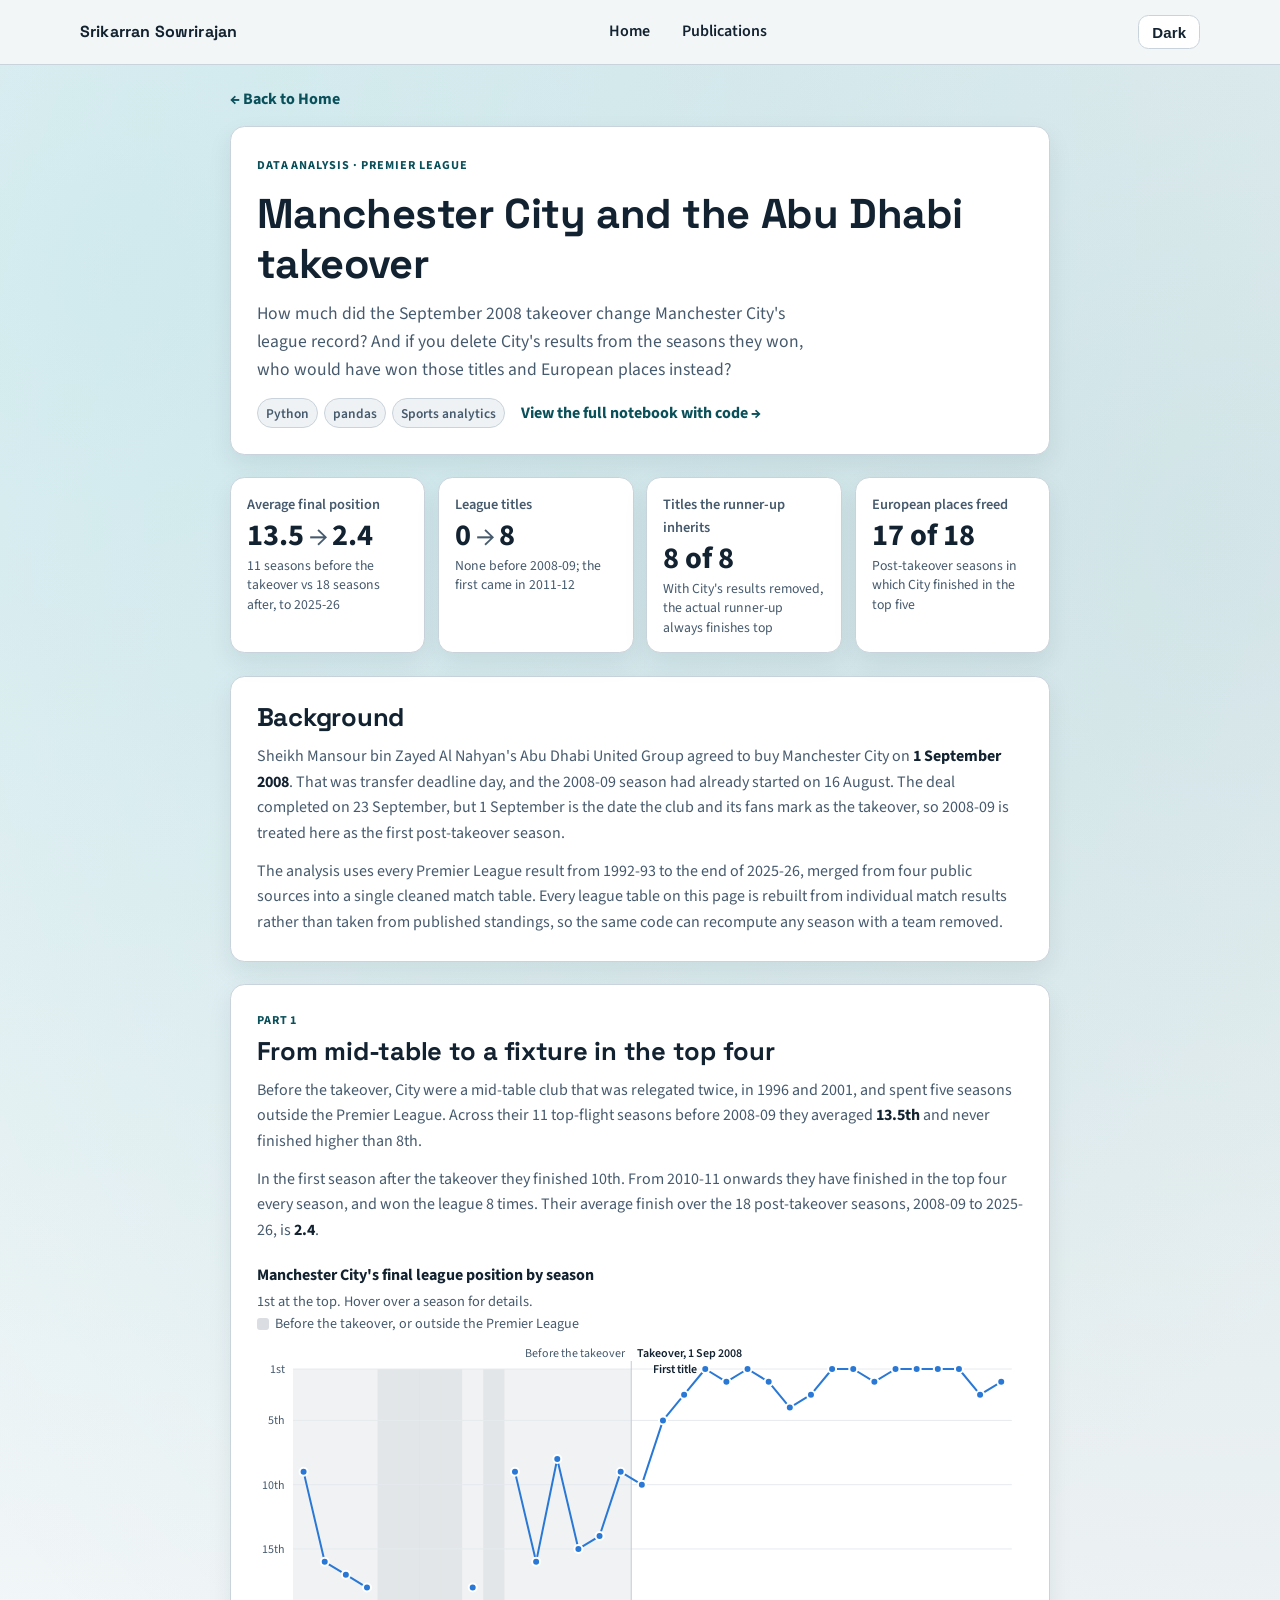
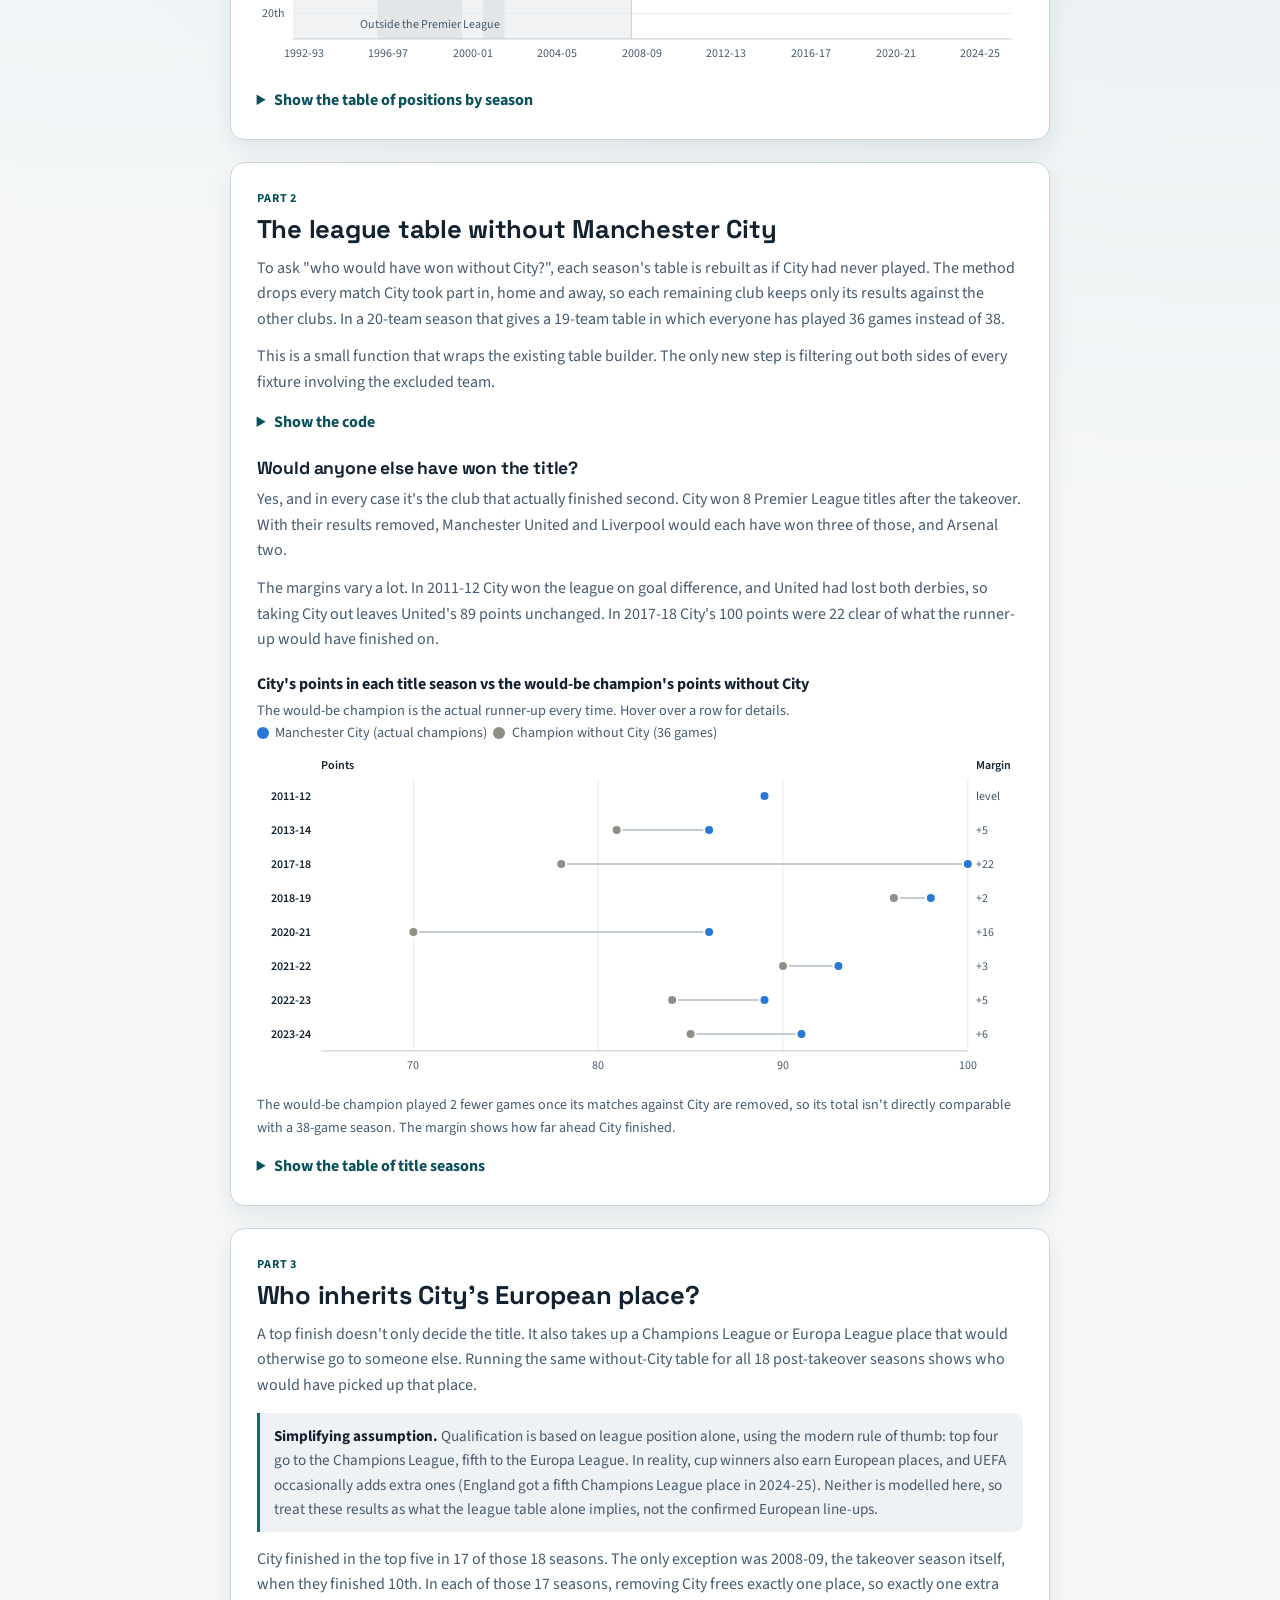
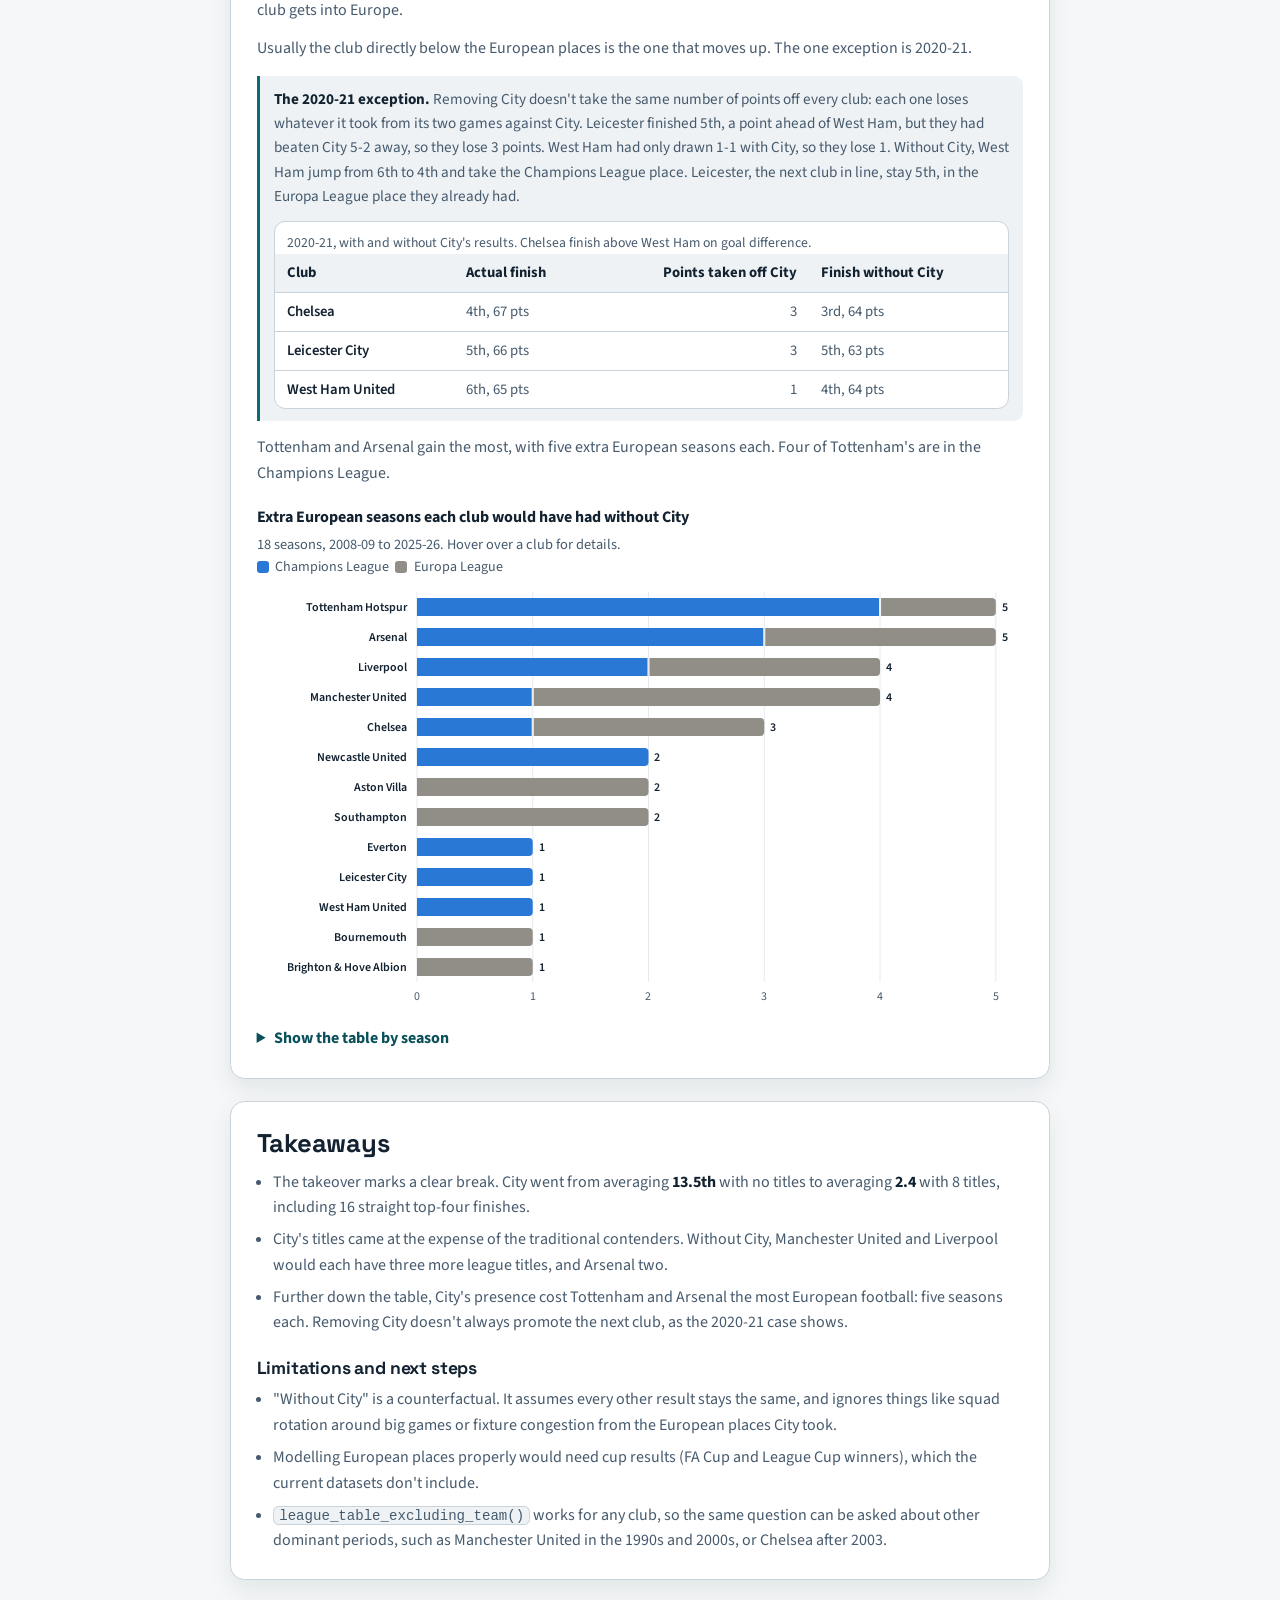
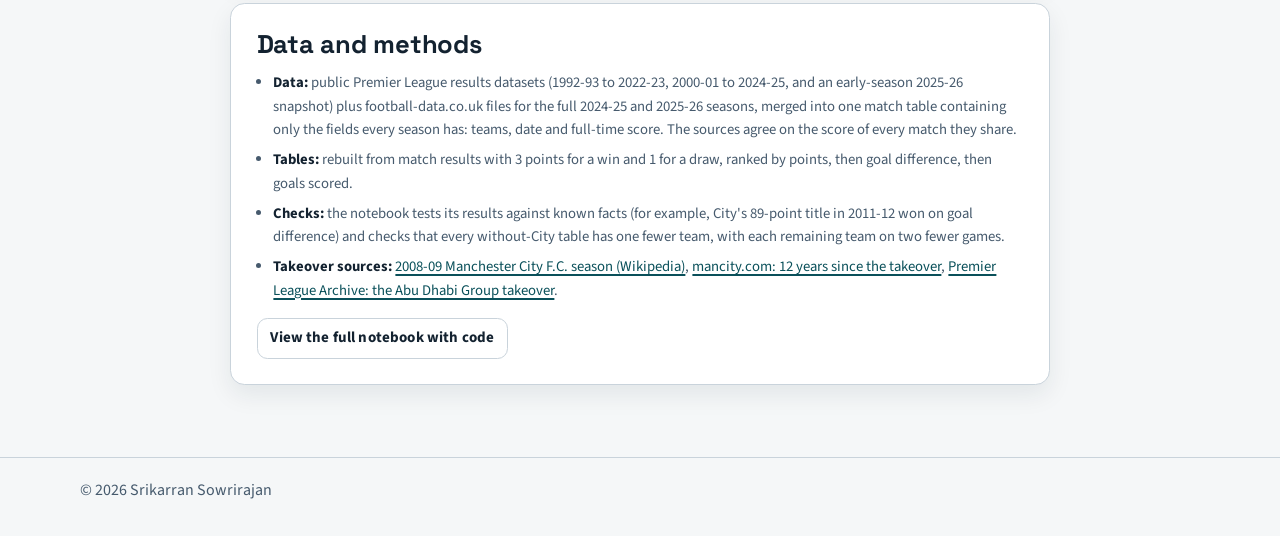
<file: projects/man-city-takeover.html>
<!DOCTYPE html>
<html lang="en">
  <head>
    <meta charset="UTF-8" />
    <meta name="viewport" content="width=device-width, initial-scale=1" />
    <title>Man City Takeover Analysis | Srikarran Sowrirajan</title>
    <meta
      name="description"
      content="A data analysis of Manchester City's Premier League record before and after the 2008 Abu Dhabi takeover, and who would have won their titles and European places without them."
    />
    <link rel="preconnect" href="https://fonts.googleapis.com" />
    <link rel="preconnect" href="https://fonts.gstatic.com" crossorigin />
    <link
      href="https://fonts.googleapis.com/css2?family=Source+Sans+3:wght@400;600;700&family=Space+Grotesk:wght@500;700&display=swap"
      rel="stylesheet"
    />
    <link rel="stylesheet" href="/assets/css/styles.css" />
    <link rel="stylesheet" href="/assets/css/analysis.css" />
    <script src="/assets/js/site-config.js" defer></script>
    <script src="/assets/js/main.js" defer></script>
    <script src="/assets/js/man-city-takeover.js" defer></script>
  </head>
  <body class="analysis-page">
    <a class="skip-link" href="#main-content">Skip to main content</a>

    <header class="site-header">
      <div class="container nav-wrapper">
        <a class="brand" href="/index.html" data-site-text="profile.shortName">Portfolio</a>
        <button
          class="nav-toggle"
          type="button"
          data-nav-toggle
          aria-expanded="false"
          aria-controls="site-nav-man-city"
        >
          Menu
        </button>
        <nav class="site-nav" id="site-nav-man-city" data-open="false" aria-label="Primary">
          <a href="/index.html">Home</a>
          <a href="/publications.html">Publications</a>
        </nav>
        <div class="nav-actions">
          <button class="button secondary small" type="button" data-theme-toggle aria-pressed="false">
            Dark
          </button>
        </div>
      </div>
    </header>

    <main id="main-content" class="page-main">
      <section class="section">
        <div class="analysis-narrow">
          <p style="margin-bottom: 0.8rem"><a class="text-link" href="/index.html">&larr; Back to Home</a></p>
          <article class="content-card analysis-hero">
            <span class="eyebrow">Data analysis &middot; Premier League</span>
            <h1>Manchester City and the Abu Dhabi takeover</h1>
            <p class="analysis-lead">
              How much did the September 2008 takeover change Manchester City's league record? And if you delete City's results
              from the seasons they won, who would have won those titles and European places instead?
            </p>
            <div class="analysis-meta">
              <ul class="tag-list" aria-label="Topics">
                <li class="tag">Python</li>
                <li class="tag">pandas</li>
                <li class="tag">Sports analytics</li>
              </ul>
              <a class="text-link" href="/projects/man-city-takeover-notebook.html">View the full notebook with code &rarr;</a>
            </div>
          </article>
        </div>
      </section>

      <section class="section" aria-label="Key numbers">
        <div class="analysis-narrow stat-grid">
          <div class="stat-tile">
            <span class="stat-label">Average final position</span>
            <span class="stat-value">13.5<span class="stat-arrow">&rarr;</span>2.4</span>
            <span class="stat-note">11 seasons before the takeover vs 18 seasons after, to 2025-26</span>
          </div>
          <div class="stat-tile">
            <span class="stat-label">League titles</span>
            <span class="stat-value">0<span class="stat-arrow">&rarr;</span>8</span>
            <span class="stat-note">None before 2008-09; the first came in 2011-12</span>
          </div>
          <div class="stat-tile">
            <span class="stat-label">Titles the runner-up inherits</span>
            <span class="stat-value">8 of 8</span>
            <span class="stat-note">With City's results removed, the actual runner-up always finishes top</span>
          </div>
          <div class="stat-tile">
            <span class="stat-label">European places freed</span>
            <span class="stat-value">17 of 18</span>
            <span class="stat-note">Post-takeover seasons in which City finished in the top five</span>
          </div>
        </div>
      </section>

      <section class="section">
        <div class="analysis-narrow">
          <article class="content-card">
            <h2>Background</h2>
            <p>
              Sheikh Mansour bin Zayed Al Nahyan's Abu Dhabi United Group agreed to buy Manchester City on
              <strong>1 September 2008</strong>. That was transfer deadline day, and the 2008-09 season had already started
              on 16 August. The deal completed on 23 September, but 1 September is the date the club and its fans mark as
              the takeover, so 2008-09 is treated here as the first post-takeover season.
            </p>
            <p>
              The analysis uses every Premier League result from 1992-93 to the end of 2025-26, merged from four public
              sources into a single cleaned match table. Every league table on this page is rebuilt from individual match
              results rather than taken from published standings, so the same code can recompute any season with a team
              removed.
            </p>
          </article>
        </div>
      </section>

      <section class="section">
        <div class="analysis-narrow">
          <article class="content-card">
            <span class="section-number">Part 1</span>
            <h2>From mid-table to a fixture in the top four</h2>
            <p>
              Before the takeover, City were a mid-table club that was relegated twice, in 1996 and 2001, and spent five
              seasons outside the Premier League. Across their
              11 top-flight seasons before 2008-09 they averaged <strong>13.5th</strong> and never finished higher
              than 8th.
            </p>
            <p>
              In the first season after the takeover they finished 10th. From 2010-11 onwards they have finished in the top
              four every season, and won the league 8 times. Their average finish over the
              18 post-takeover seasons, 2008-09 to 2025-26, is <strong>2.4</strong>.
            </p>

            <figure class="chart-figure">
              <figcaption>
                <span class="chart-title">Manchester City's final league position by season</span>
                <span class="chart-subtitle">1st at the top. Hover over a season for details.</span>
              </figcaption>
              <ul class="chart-legend">
                <li><span class="legend-swatch" style="background: var(--text-muted); opacity: 0.2"></span>Before the takeover, or outside the Premier League</li>
              </ul>
              <div class="chart-frame" id="chart-positions"></div>
            </figure>

            <details>
              <summary>Show the table of positions by season</summary>
              <div class="table-scroll"><table class="data-table"><caption>Manchester City&#x27;s final position in every Premier League season in the data. 1996-97 to 1999-00 and 2001-02 are missing because City were outside the Premier League.</caption><thead><tr><th scope="col">Season</th><th scope="col">Position</th><th scope="col" class="num">Teams</th><th scope="col" class="num">Points</th><th scope="col">Note</th></tr></thead><tbody><tr><th scope="row">1992-93</th><td>9th</td><td class="num">22</td><td class="num">57</td><td></td></tr><tr><th scope="row">1993-94</th><td>16th</td><td class="num">22</td><td class="num">45</td><td></td></tr><tr><th scope="row">1994-95</th><td>17th</td><td class="num">22</td><td class="num">49</td><td></td></tr><tr><th scope="row">1995-96</th><td>18th</td><td class="num">20</td><td class="num">38</td><td></td></tr><tr><th scope="row">2000-01</th><td>18th</td><td class="num">20</td><td class="num">34</td><td></td></tr><tr><th scope="row">2002-03</th><td>9th</td><td class="num">20</td><td class="num">51</td><td></td></tr><tr><th scope="row">2003-04</th><td>16th</td><td class="num">20</td><td class="num">41</td><td></td></tr><tr><th scope="row">2004-05</th><td>8th</td><td class="num">20</td><td class="num">52</td><td></td></tr><tr><th scope="row">2005-06</th><td>15th</td><td class="num">20</td><td class="num">43</td><td></td></tr><tr><th scope="row">2006-07</th><td>14th</td><td class="num">20</td><td class="num">42</td><td></td></tr><tr><th scope="row">2007-08</th><td>9th</td><td class="num">20</td><td class="num">55</td><td></td></tr><tr><th scope="row">2008-09</th><td>10th</td><td class="num">20</td><td class="num">50</td><td>Takeover season</td></tr><tr><th scope="row">2009-10</th><td>5th</td><td class="num">20</td><td class="num">67</td><td></td></tr><tr><th scope="row">2010-11</th><td>3rd</td><td class="num">20</td><td class="num">71</td><td></td></tr><tr><th scope="row">2011-12</th><td>1st</td><td class="num">20</td><td class="num">89</td><td></td></tr><tr><th scope="row">2012-13</th><td>2nd</td><td class="num">20</td><td class="num">78</td><td></td></tr><tr><th scope="row">2013-14</th><td>1st</td><td class="num">20</td><td class="num">86</td><td></td></tr><tr><th scope="row">2014-15</th><td>2nd</td><td class="num">20</td><td class="num">79</td><td></td></tr><tr><th scope="row">2015-16</th><td>4th</td><td class="num">20</td><td class="num">66</td><td></td></tr><tr><th scope="row">2016-17</th><td>3rd</td><td class="num">20</td><td class="num">78</td><td></td></tr><tr><th scope="row">2017-18</th><td>1st</td><td class="num">20</td><td class="num">100</td><td></td></tr><tr><th scope="row">2018-19</th><td>1st</td><td class="num">20</td><td class="num">98</td><td></td></tr><tr><th scope="row">2019-20</th><td>2nd</td><td class="num">20</td><td class="num">81</td><td></td></tr><tr><th scope="row">2020-21</th><td>1st</td><td class="num">20</td><td class="num">86</td><td></td></tr><tr><th scope="row">2021-22</th><td>1st</td><td class="num">20</td><td class="num">93</td><td></td></tr><tr><th scope="row">2022-23</th><td>1st</td><td class="num">20</td><td class="num">89</td><td></td></tr><tr><th scope="row">2023-24</th><td>1st</td><td class="num">20</td><td class="num">91</td><td></td></tr><tr><th scope="row">2024-25</th><td>3rd</td><td class="num">20</td><td class="num">71</td><td></td></tr><tr><th scope="row">2025-26</th><td>2nd</td><td class="num">20</td><td class="num">78</td><td></td></tr></tbody></table></div>
            </details>
          </article>
        </div>
      </section>

      <section class="section">
        <div class="analysis-narrow">
          <article class="content-card">
            <span class="section-number">Part 2</span>
            <h2>The league table without Manchester City</h2>
            <p>
              To ask "who would have won without City?", each season's table is rebuilt as if City had never played. The
              method drops every match City took part in, home and away, so each remaining club keeps only its results
              against the other clubs. In a 20-team season that gives a 19-team table in which everyone has played 36
              games instead of 38.
            </p>
            <p>
              This is a small function that wraps the existing table builder. The only new step is filtering out both
              sides of every fixture involving the excluded team.
            </p>
            <details>
              <summary>Show the code</summary>
              <pre><code>def league_table_excluding_team(team_matches, season, excluded_team):
    """A season's table as if `excluded_team` had never played -- every other
    team keeps only its matches against the remaining clubs."""
    without = team_matches[
        (team_matches["team"] != excluded_team)
        &amp; (team_matches["opponent"] != excluded_team)
    ]
    return league_table(without, season)</code></pre>
            </details>

            <h3>Would anyone else have won the title?</h3>
            <p>
              Yes, and in every case it's the club that actually finished second. City won 8 Premier League titles
              after the takeover. With their results removed, Manchester United and Liverpool would each have won three of
              those, and Arsenal two.
            </p>
            <p>
              The margins vary a lot. In 2011-12 City won the league on goal difference, and United had lost both derbies,
              so taking City out leaves United's 89 points unchanged. In 2017-18 City's 100 points were 22 clear of what the
              runner-up would have finished on.
            </p>

            <figure class="chart-figure">
              <figcaption>
                <span class="chart-title">City's points in each title season vs the would-be champion's points without City</span>
                <span class="chart-subtitle">The would-be champion is the actual runner-up every time. Hover over a row for details.</span>
              </figcaption>
              <ul class="chart-legend">
                <li><span class="legend-swatch swatch-series1 swatch-dot"></span>Manchester City (actual champions)</li>
                <li><span class="legend-swatch swatch-neutral swatch-dot"></span>Champion without City (36 games)</li>
              </ul>
              <div class="chart-frame" id="chart-titles"></div>
            </figure>
            <p class="chart-caption">
              The would-be champion played 2 fewer games once its matches against City are removed, so its total isn't
              directly comparable with a 38-game season. The margin shows how far ahead City finished.
            </p>

            <details>
              <summary>Show the table of title seasons</summary>
              <div class="table-scroll"><table class="data-table"><caption>City&#x27;s title seasons. The champion without City is the actual runner-up every time.</caption><thead><tr><th scope="col">Season</th><th scope="col" class="num">City pts</th><th scope="col">Runner-up</th><th scope="col" class="num">Runner-up pts (38 games)</th><th scope="col" class="num">Runner-up pts without City (36 games)</th><th scope="col" class="num">Margin</th></tr></thead><tbody><tr><th scope="row">2011-12</th><td class="num">89</td><td>Manchester United</td><td class="num">89</td><td class="num">89</td><td class="num">0</td></tr><tr><th scope="row">2013-14</th><td class="num">86</td><td>Liverpool</td><td class="num">84</td><td class="num">81</td><td class="num">5</td></tr><tr><th scope="row">2017-18</th><td class="num">100</td><td>Manchester United</td><td class="num">81</td><td class="num">78</td><td class="num">22</td></tr><tr><th scope="row">2018-19</th><td class="num">98</td><td>Liverpool</td><td class="num">97</td><td class="num">96</td><td class="num">2</td></tr><tr><th scope="row">2020-21</th><td class="num">86</td><td>Manchester United</td><td class="num">74</td><td class="num">70</td><td class="num">16</td></tr><tr><th scope="row">2021-22</th><td class="num">93</td><td>Liverpool</td><td class="num">92</td><td class="num">90</td><td class="num">3</td></tr><tr><th scope="row">2022-23</th><td class="num">89</td><td>Arsenal</td><td class="num">84</td><td class="num">84</td><td class="num">5</td></tr><tr><th scope="row">2023-24</th><td class="num">91</td><td>Arsenal</td><td class="num">89</td><td class="num">85</td><td class="num">6</td></tr></tbody></table></div>
            </details>
          </article>
        </div>
      </section>

      <section class="section">
        <div class="analysis-narrow">
          <article class="content-card">
            <span class="section-number">Part 3</span>
            <h2>Who inherits City's European place?</h2>
            <p>
              A top finish doesn't only decide the title. It also takes up a Champions League or Europa League place that
              would otherwise go to someone else. Running the same without-City table for all 18 post-takeover
              seasons shows who would have picked up that place.
            </p>
            <div class="callout">
              <p>
                <strong>Simplifying assumption.</strong> Qualification is based on league position alone, using the
                modern rule of thumb: top four go to the Champions League, fifth to the Europa League. In reality, cup
                winners also earn European places, and UEFA occasionally adds extra ones (England got a fifth Champions
                League place in 2024-25). Neither is modelled here, so treat these results as what the league table alone
                implies, not the confirmed European line-ups.
              </p>
            </div>
            <p style="margin-top: 0.9rem">
              City finished in the top five in 17 of those 18 seasons. The only exception was 2008-09, the
              takeover season itself, when they finished 10th. In each of those 17 seasons, removing City frees
              exactly one place, so exactly one extra club gets into Europe.
            </p>
            <p>
              Usually the club directly below the European places is the one that moves up. The one exception is
              2020-21.
            </p>
            <div class="callout">
              <p><strong>The 2020-21 exception.</strong> Removing City doesn't take the same number of points off every
              club: each one loses whatever it took from its two games against City. Leicester finished 5th, a point
              ahead of West Ham, but they had beaten City 5-2 away, so they lose 3 points. West Ham had only drawn 1-1
              with City, so they lose 1. Without City, West Ham jump from 6th to 4th and take the Champions League place.
              Leicester, the next club in line, stay 5th, in the Europa League place they already had.</p>
              <div class="table-scroll">
                <table class="data-table">
                  <caption>2020-21, with and without City's results. Chelsea finish above West Ham on goal difference.</caption>
                  <thead>
                    <tr>
                      <th scope="col">Club</th>
                      <th scope="col">Actual finish</th>
                      <th scope="col" class="num">Points taken off City</th>
                      <th scope="col">Finish without City</th>
                    </tr>
                  </thead>
                  <tbody>
                    <tr><th scope="row">Chelsea</th><td>4th, 67 pts</td><td class="num">3</td><td>3rd, 64 pts</td></tr>
                    <tr><th scope="row">Leicester City</th><td>5th, 66 pts</td><td class="num">3</td><td>5th, 63 pts</td></tr>
                    <tr><th scope="row">West Ham United</th><td>6th, 65 pts</td><td class="num">1</td><td>4th, 64 pts</td></tr>
                  </tbody>
                </table>
              </div>
            </div>
            <p style="margin-top: 0.9rem">
              Tottenham and Arsenal gain the most, with five extra European seasons each. Four of Tottenham's are in the
              Champions League.
            </p>

            <figure class="chart-figure">
              <figcaption>
                <span class="chart-title">Extra European seasons each club would have had without City</span>
                <span class="chart-subtitle">18 seasons, 2008-09 to 2025-26. Hover over a club for details.</span>
              </figcaption>
              <ul class="chart-legend">
                <li><span class="legend-swatch swatch-series1"></span>Champions League</li>
                <li><span class="legend-swatch swatch-neutral"></span>Europa League</li>
              </ul>
              <div class="chart-frame" id="chart-europe"></div>
            </figure>

            <details>
              <summary>Show the table by season</summary>
              <div class="table-scroll"><table class="data-table"><caption>Clubs that gain a Champions League (top four) or Europa League (fifth) place when City&#x27;s results are removed.</caption><thead><tr><th scope="col">Season</th><th scope="col">City finished</th><th scope="col">Gains Champions League place</th><th scope="col">Gains Europa League place</th></tr></thead><tbody><tr><th scope="row">2008-09</th><td>10th</td><td>-</td><td>-</td></tr><tr><th scope="row">2009-10</th><td>5th</td><td>-</td><td>Aston Villa</td></tr><tr><th scope="row">2010-11</th><td>3rd</td><td>Tottenham Hotspur</td><td>Liverpool</td></tr><tr><th scope="row">2011-12</th><td>1st</td><td>Newcastle United</td><td>Chelsea</td></tr><tr><th scope="row">2012-13</th><td>2nd</td><td>Tottenham Hotspur</td><td>Liverpool</td></tr><tr><th scope="row">2013-14</th><td>1st</td><td>Everton</td><td>Tottenham Hotspur</td></tr><tr><th scope="row">2014-15</th><td>2nd</td><td>Tottenham Hotspur</td><td>Southampton</td></tr><tr><th scope="row">2015-16</th><td>4th</td><td>Manchester United</td><td>Southampton</td></tr><tr><th scope="row">2016-17</th><td>3rd</td><td>Arsenal</td><td>Manchester United</td></tr><tr><th scope="row">2017-18</th><td>1st</td><td>Chelsea</td><td>Arsenal</td></tr><tr><th scope="row">2018-19</th><td>1st</td><td>Arsenal</td><td>Manchester United</td></tr><tr><th scope="row">2019-20</th><td>2nd</td><td>Leicester City</td><td>Arsenal</td></tr><tr><th scope="row">2020-21</th><td>1st</td><td>West Ham United</td><td>-</td></tr><tr><th scope="row">2021-22</th><td>1st</td><td>Arsenal</td><td>Manchester United</td></tr><tr><th scope="row">2022-23</th><td>1st</td><td>Liverpool</td><td>Brighton &amp; Hove Albion</td></tr><tr><th scope="row">2023-24</th><td>1st</td><td>Tottenham Hotspur</td><td>Chelsea</td></tr><tr><th scope="row">2024-25</th><td>3rd</td><td>Newcastle United</td><td>Aston Villa</td></tr><tr><th scope="row">2025-26</th><td>2nd</td><td>Liverpool</td><td>Bournemouth</td></tr></tbody></table></div>
            </details>
          </article>
        </div>
      </section>

      <section class="section">
        <div class="analysis-narrow">
          <article class="content-card">
            <h2>Takeaways</h2>
            <ul>
              <li>
                The takeover marks a clear break. City went from averaging <strong>13.5th</strong> with no titles to
                averaging <strong>2.4</strong> with 8 titles, including 16 straight top-four finishes.
              </li>
              <li>
                City's titles came at the expense of the traditional contenders. Without City, Manchester United and
                Liverpool would each have three more league titles, and Arsenal two.
              </li>
              <li>
                Further down the table, City's presence cost Tottenham and Arsenal the most European football: five
                seasons each. Removing City doesn't always promote the next club, as the 2020-21 case shows.
              </li>
            </ul>

            <h3>Limitations and next steps</h3>
            <ul>
              <li>
                "Without City" is a counterfactual. It assumes every other result stays the same, and ignores things like
                squad rotation around big games or fixture congestion from the European places City took.
              </li>
              <li>
                Modelling European places properly would need cup results (FA Cup and League Cup winners), which the current
                datasets don't include.
              </li>
              <li>
                <code>league_table_excluding_team()</code> works for any club, so the same question can be asked about
                other dominant periods, such as Manchester United in the 1990s and 2000s, or Chelsea after 2003.
              </li>
            </ul>
          </article>
        </div>
      </section>

      <section class="section">
        <div class="analysis-narrow">
          <article class="content-card">
            <h2>Data and methods</h2>
            <ul class="source-list">
              <li>
                <strong>Data:</strong> public Premier League results datasets (1992-93 to 2022-23, 2000-01 to 2024-25,
                and an early-season 2025-26 snapshot) plus football-data.co.uk files for the full 2024-25 and 2025-26
                seasons, merged into one match table containing only the fields every season has: teams, date and
                full-time score. The sources agree on the score of every match they share.
              </li>
              <li>
                <strong>Tables:</strong> rebuilt from match results with 3 points for a win and 1 for a draw, ranked by
                points, then goal difference, then goals scored.
              </li>
              <li>
                <strong>Checks:</strong> the notebook tests its results against known facts (for example, City's 89-point
                title in 2011-12 won on goal difference) and checks that every without-City table has one fewer team,
                with each remaining team on two fewer games.
              </li>
              <li>
                <strong>Takeover sources:</strong>
                <a href="https://en.wikipedia.org/wiki/2008%E2%80%9309_Manchester_City_F.C._season" target="_blank" rel="noopener noreferrer">2008-09 Manchester City F.C. season (Wikipedia)</a>,
                <a href="https://www.mancity.com/news/club/takeover-anniversary-gallery-63734552" target="_blank" rel="noopener noreferrer">mancity.com: 12 years since the takeover</a>,
                <a href="https://premierleague25years.wordpress.com/2018/12/12/iconic-moments-the-abu-dhabi-group-takeover-manchester-city-september-2008/" target="_blank" rel="noopener noreferrer">Premier League Archive: the Abu Dhabi Group takeover</a>.
              </li>
            </ul>
            <p style="margin-top: 1rem">
              <a class="button secondary small" href="/projects/man-city-takeover-notebook.html">View the full notebook with code</a>
            </p>
          </article>
        </div>
      </section>
    </main>

    <footer class="site-footer">
      <div class="container footer-inner">
        <p>
          &copy; <span data-current-year></span>
          <span data-site-text="profile.name">Your Name</span>
        </p>
      </div>
    </footer>
  </body>
</html>
</file>
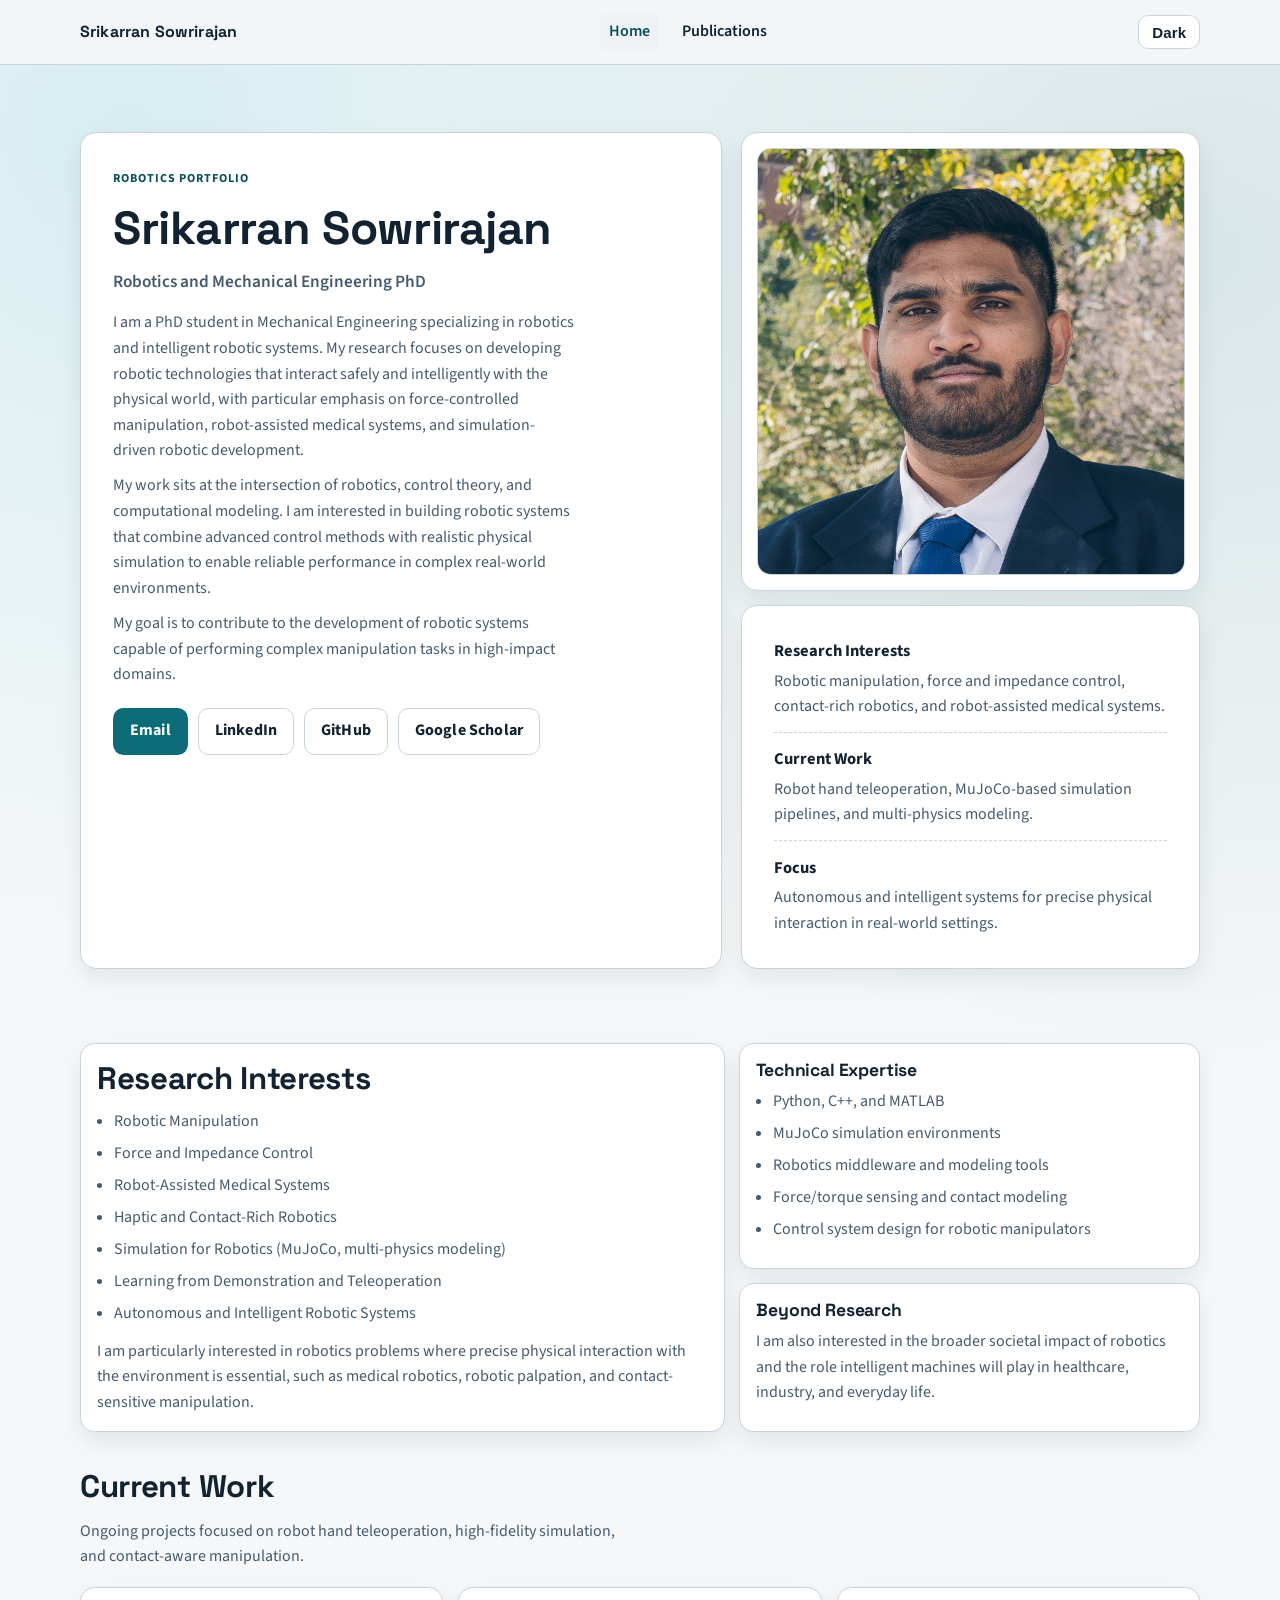
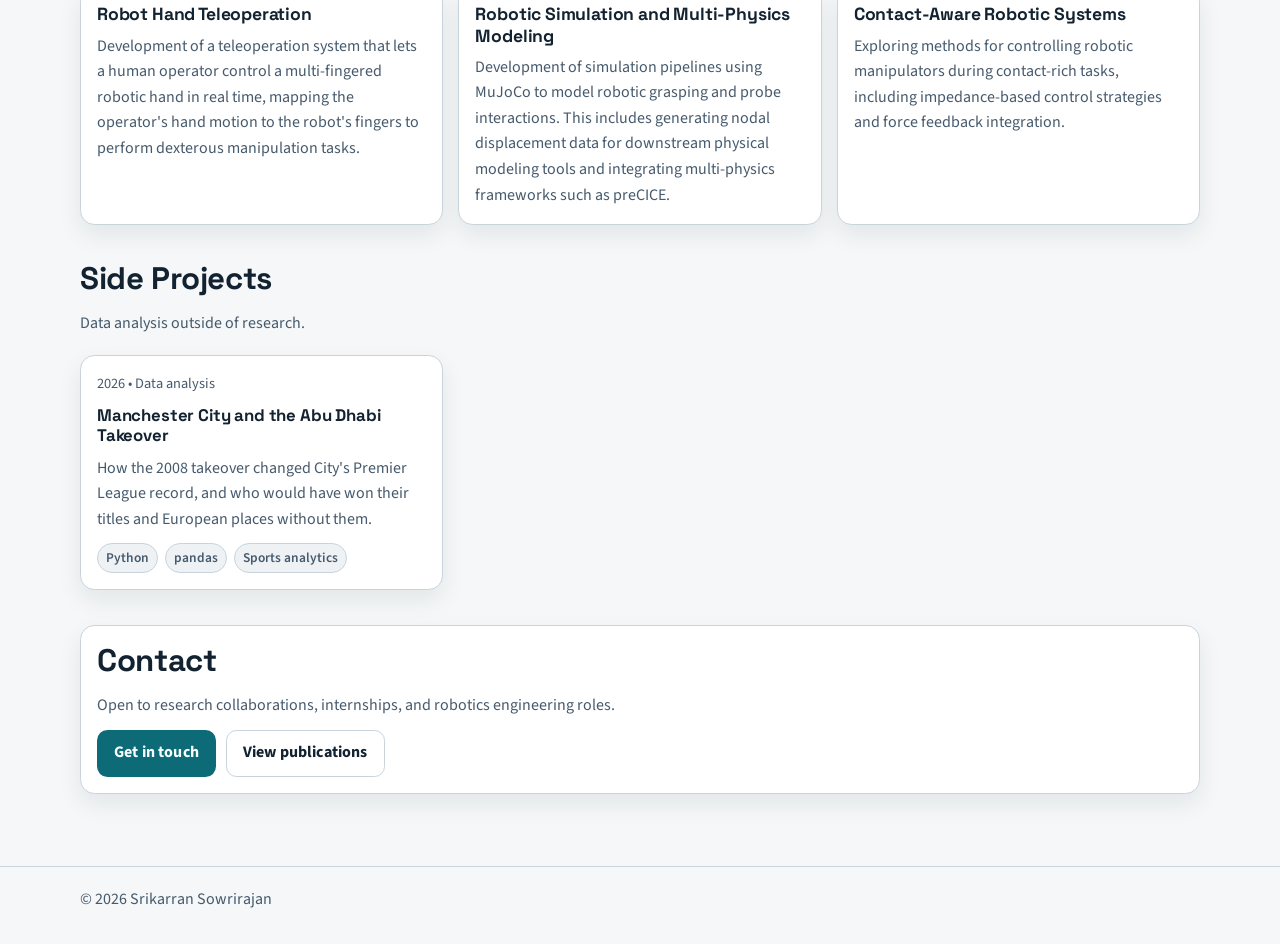
<file: projects/precice-fsi-gripper.html>
<!DOCTYPE html>
<html lang="en">
  <head>
    <meta charset="UTF-8" />
    <meta name="viewport" content="width=device-width, initial-scale=1" />
    <title>preCICE FSI Gripper | Portfolio</title>
    <meta name="description" content="Project detail page for preCICE FSI soft gripper simulation." />
    <meta name="robots" content="noindex, nofollow" />
    <script>
      (function () {
        var host = window.location.hostname;
        var isLocal = host === "localhost" || host === "127.0.0.1";
        if (!isLocal) {
          window.location.replace("/index.html");
        }
      })();
    </script>
    <link rel="preconnect" href="https://fonts.googleapis.com" />
    <link rel="preconnect" href="https://fonts.gstatic.com" crossorigin />
    <link
      href="https://fonts.googleapis.com/css2?family=Source+Sans+3:wght@400;600;700&family=Space+Grotesk:wght@500;700&display=swap"
      rel="stylesheet"
    />
    <link rel="stylesheet" href="/assets/css/styles.css" />
    <script src="/assets/js/site-config.js" defer></script>
    <script src="/assets/js/main.js" defer></script>
    <script src="/assets/js/project-detail.js" defer></script>
  </head>
  <body data-project-slug="precice-fsi-gripper">
    <a class="skip-link" href="#main-content">Skip to main content</a>

    <header class="site-header">
      <div class="container nav-wrapper">
        <a class="brand" href="/index.html" data-site-text="profile.shortName">Portfolio</a>
        <button
          class="nav-toggle"
          type="button"
          data-nav-toggle
          aria-expanded="false"
          aria-controls="site-nav-precice-detail"
        >
          Menu
        </button>
        <nav class="site-nav" id="site-nav-precice-detail" data-open="false" aria-label="Primary">
          <a href="/index.html">Home</a>
          <a href="/publications.html">Publications</a>
        </nav>
        <div class="nav-actions">
          <button class="button secondary small" type="button" data-theme-toggle aria-pressed="false">
            Dark
          </button>
        </div>
      </div>
    </header>

    <main id="main-content" class="page-main">
      <section class="section">
        <div class="container">
          <p style="margin-bottom: 0.8rem"><a class="text-link" href="/index.html">&larr; Back to Home</a></p>
        </div>
      </section>

      <section class="section" id="project-content">
        <div class="container layout-two">
          <article class="stack">
            <section class="content-card">
              <h1 id="project-title">Project Title</h1>
              <p id="project-summary" style="margin-top: 0.7rem"></p>
              <ul id="project-tags" class="tag-list" aria-label="Project tags" style="margin-top: 0.8rem"></ul>
            </section>

            <section class="content-card">
              <h3>Overview</h3>
              <p id="project-overview"></p>
            </section>

            <section class="content-card">
              <h3>Challenge</h3>
              <p id="project-challenge"></p>
            </section>

            <section class="content-card">
              <h3>Approach</h3>
              <p id="project-approach"></p>
            </section>

            <section class="content-card">
              <h3>Outcomes</h3>
              <ul id="project-outcomes"></ul>
            </section>
          </article>

          <aside class="stack">
            <section class="content-card">
              <h3>Project Info</h3>
              <ul>
                <li><strong>Year:</strong> <span id="project-meta-year"></span></li>
                <li><strong>Status:</strong> <span id="project-meta-status"></span></li>
              </ul>
            </section>

            <section class="content-card">
              <h3>Technical Stack</h3>
              <ul id="project-tools"></ul>
            </section>

            <section class="content-card">
              <h3>Links</h3>
              <ul id="project-links" class="link-list"></ul>
            </section>
          </aside>
        </div>
      </section>

      <section class="section" id="project-not-found" hidden>
        <div class="container">
          <article class="content-card">
            <h1>Project Not Found</h1>
            <p style="margin-top: 0.7rem; color: var(--text-muted)">
              Could not find project: <code id="missing-project-slug"></code>
            </p>
            <p style="margin-top: 0.8rem"><a class="text-link" href="/projects.html">Return to Projects</a></p>
          </article>
        </div>
      </section>
    </main>

    <footer class="site-footer">
      <div class="container footer-inner">
        <p>
          &copy; <span data-current-year></span>
          <span data-site-text="profile.name">Your Name</span>
        </p>
      </div>
    </footer>
  </body>
</html>
</file>
<file: assets/css/styles.css>
:root {
  --bg: #f5f7f8;
  --bg-elevated: #eef2f4;
  --surface: #ffffff;
  --text: #132230;
  --text-muted: #465a6d;
  --border: #c9d3db;
  --accent: #0d6b78;
  --accent-strong: #0a505a;
  --focus: #f2a800;
  --header-bg: rgba(245, 247, 248, 0.92);
  --shadow: 0 10px 24px rgba(19, 34, 48, 0.08);
}

:root[data-theme="dark"] {
  --bg: #0e161e;
  --bg-elevated: #15222d;
  --surface: #1b2b38;
  --text: #eaf1f7;
  --text-muted: #b4c3d1;
  --border: #355063;
  --accent: #4fc4d3;
  --accent-strong: #90e3ed;
  --focus: #ffd166;
  --header-bg: rgba(14, 22, 30, 0.88);
  --shadow: 0 16px 28px rgba(0, 0, 0, 0.25);
}

* {
  box-sizing: border-box;
}

html {
  scroll-behavior: smooth;
}

body {
  margin: 0;
  min-height: 100vh;
  color: var(--text);
  background:
    radial-gradient(circle at 10% 5%, rgba(79, 196, 211, 0.18), transparent 30%),
    radial-gradient(circle at 95% 10%, rgba(13, 107, 120, 0.12), transparent 32%),
    var(--bg);
  font-family: "Source Sans 3", "Segoe UI", -apple-system, BlinkMacSystemFont, sans-serif;
  line-height: 1.6;
}

h1,
h2,
h3,
h4 {
  margin: 0;
  line-height: 1.2;
  font-family: "Space Grotesk", "Segoe UI", -apple-system, BlinkMacSystemFont, sans-serif;
  letter-spacing: -0.01em;
}

p {
  margin: 0;
}

a {
  color: var(--accent-strong);
  text-decoration-thickness: 2px;
  text-underline-offset: 0.18em;
}

a:hover {
  color: var(--accent);
}

a:focus-visible,
button:focus-visible {
  outline: 3px solid var(--focus);
  outline-offset: 2px;
}

img {
  max-width: 100%;
}

[hidden] {
  display: none !important;
}

.skip-link {
  position: absolute;
  top: -48px;
  left: 0.8rem;
  background: var(--surface);
  border: 1px solid var(--border);
  padding: 0.5rem 0.8rem;
  border-radius: 0.5rem;
  z-index: 1000;
}

.skip-link:focus {
  top: 0.5rem;
}

.site-header {
  position: sticky;
  top: 0;
  z-index: 100;
  border-bottom: 1px solid var(--border);
  background: var(--header-bg);
  backdrop-filter: blur(8px);
}

.container {
  width: min(1120px, 92vw);
  margin: 0 auto;
}

.nav-wrapper {
  min-height: 4rem;
  display: flex;
  align-items: center;
  justify-content: space-between;
  gap: 0.75rem;
  position: relative;
}

.brand {
  display: inline-flex;
  align-items: center;
  text-decoration: none;
  color: var(--text);
  font-family: "Space Grotesk", "Segoe UI", sans-serif;
  font-weight: 700;
  letter-spacing: 0.01em;
}

.brand:hover {
  color: var(--accent-strong);
}

.site-nav {
  display: flex;
  align-items: center;
  gap: 0.9rem;
}

.site-nav a {
  text-decoration: none;
  color: var(--text);
  font-weight: 600;
  padding: 0.38rem 0.55rem;
  border-radius: 0.5rem;
}

.site-nav a:hover {
  color: var(--accent-strong);
  background: var(--bg-elevated);
}

.site-nav a[aria-current="page"] {
  background: var(--bg-elevated);
  color: var(--accent-strong);
}

.nav-actions {
  display: flex;
  align-items: center;
  gap: 0.6rem;
}

.nav-toggle {
  display: none;
  border: 1px solid var(--border);
  background: var(--surface);
  color: var(--text);
  border-radius: 0.55rem;
  padding: 0.45rem 0.62rem;
  font-weight: 600;
}

.button {
  display: inline-flex;
  align-items: center;
  justify-content: center;
  border-radius: 0.65rem;
  border: 1px solid transparent;
  text-decoration: none;
  cursor: pointer;
  font-weight: 700;
  letter-spacing: 0.01em;
  padding: 0.6rem 1rem;
}

.button.primary {
  background: var(--accent);
  color: #f6feff;
}

.button.primary:hover {
  background: var(--accent-strong);
  color: #ffffff;
}

.button.secondary {
  border-color: var(--border);
  background: var(--surface);
  color: var(--text);
}

.button.secondary:hover {
  border-color: var(--accent);
  color: var(--accent-strong);
}

.button.small {
  padding: 0.45rem 0.8rem;
  font-size: 0.94rem;
}

.page-main {
  padding-bottom: 4.5rem;
}

.hero {
  padding: 4.2rem 0 2.4rem;
}

.hero-grid {
  display: grid;
  grid-template-columns: 1.4fr 1fr;
  gap: 1.2rem;
  align-items: stretch;
}

.panel {
  background: var(--surface);
  border: 1px solid var(--border);
  border-radius: 1rem;
  box-shadow: var(--shadow);
}

.hero-copy {
  padding: clamp(1.2rem, 3vw, 2rem);
}

.eyebrow {
  display: inline-flex;
  margin-bottom: 0.8rem;
  color: var(--accent-strong);
  font-weight: 700;
  text-transform: uppercase;
  letter-spacing: 0.08em;
  font-size: 0.76rem;
}

.hero-copy h1 {
  font-size: clamp(1.8rem, 4vw, 2.9rem);
  margin-bottom: 0.7rem;
}

.hero-copy .role {
  color: var(--text-muted);
  font-size: 1.08rem;
  margin-bottom: 0.9rem;
  font-weight: 600;
}

.hero-copy .bio {
  max-width: 58ch;
  color: var(--text-muted);
}

.cta-row {
  margin-top: 1.25rem;
  display: flex;
  flex-wrap: wrap;
  gap: 0.62rem;
}

.metrics {
  padding: clamp(1.2rem, 3vw, 2rem);
  display: grid;
  gap: 0.85rem;
  align-content: start;
}

.headshot-panel,
.headshot-card {
  padding: 0.9rem;
}

.profile-headshot {
  display: block;
  width: 100%;
  height: auto;
  aspect-ratio: 1 / 1;
  object-fit: cover;
  object-position: center 20%;
  border-radius: 0.85rem;
  border: 1px solid var(--border);
  background: var(--bg-elevated);
}

.metric {
  padding-bottom: 0.75rem;
  border-bottom: 1px dashed var(--border);
}

.metric:last-child {
  border-bottom: none;
  padding-bottom: 0;
}

.metric strong {
  display: block;
  font-size: 1.03rem;
  margin-bottom: 0.25rem;
}

.metric span {
  color: var(--text-muted);
}

.section {
  margin-top: 2.2rem;
}

.section h2 {
  font-size: clamp(1.45rem, 2.5vw, 1.95rem);
  margin-bottom: 0.85rem;
}

.section-intro {
  color: var(--text-muted);
  max-width: 70ch;
  margin-bottom: 1.1rem;
}

.card-grid {
  display: grid;
  grid-template-columns: repeat(3, minmax(0, 1fr));
  gap: 0.95rem;
}

.project-card {
  background: var(--surface);
  border: 1px solid var(--border);
  border-radius: 0.9rem;
  box-shadow: var(--shadow);
  padding: 1rem;
  display: grid;
  gap: 0.65rem;
}

.project-card-header {
  display: grid;
  gap: 0.2rem;
}

.project-card-meta {
  color: var(--text-muted);
  font-size: 0.9rem;
}

.project-card-title {
  font-size: 1.05rem;
}

.project-card-title a {
  color: var(--text);
  text-decoration: none;
}

.project-card-title a:hover {
  color: var(--accent-strong);
}

.project-card-summary {
  color: var(--text-muted);
}

.tag-list {
  list-style: none;
  margin: 0;
  padding: 0;
  display: flex;
  flex-wrap: wrap;
  gap: 0.45rem;
}

.tag {
  padding: 0.2rem 0.5rem;
  border: 1px solid var(--border);
  border-radius: 999px;
  background: var(--bg-elevated);
  color: var(--text-muted);
  font-size: 0.84rem;
  font-weight: 600;
}

.text-link {
  color: var(--accent-strong);
  font-weight: 700;
  text-decoration: none;
}

.text-link:hover {
  text-decoration: underline;
}

.filter-row {
  display: flex;
  flex-wrap: wrap;
  gap: 0.55rem;
  margin-bottom: 1rem;
}

.filter-chip {
  border: 1px solid var(--border);
  border-radius: 999px;
  background: var(--surface);
  color: var(--text);
  font-weight: 700;
  padding: 0.37rem 0.8rem;
}

.filter-chip[aria-pressed="true"] {
  background: var(--accent);
  border-color: var(--accent);
  color: #f6feff;
}

.inline-note {
  border: 1px dashed var(--border);
  border-radius: 0.7rem;
  padding: 0.7rem 0.8rem;
  color: var(--text-muted);
}

.layout-two {
  display: grid;
  gap: 0.9rem;
  grid-template-columns: minmax(0, 1.4fr) minmax(0, 1fr);
}

.stack {
  display: grid;
  gap: 0.9rem;
}

.content-card {
  background: var(--surface);
  border: 1px solid var(--border);
  border-radius: 0.9rem;
  box-shadow: var(--shadow);
  padding: 1rem;
}

.content-card h3 {
  font-size: 1.1rem;
  margin-bottom: 0.5rem;
}

.content-card p,
.content-card li {
  color: var(--text-muted);
}

.content-card ul {
  margin: 0;
  padding-left: 1.05rem;
  display: grid;
  gap: 0.4rem;
}

.link-list {
  list-style: none;
  margin: 0;
  padding: 0;
  display: grid;
  gap: 0.3rem;
}

.contact-list {
  list-style: none;
  margin: 0;
  padding: 0;
  display: grid;
  gap: 0.6rem;
}

.contact-list a {
  text-decoration: none;
  font-weight: 700;
}

.publication-list,
.news-list {
  margin: 0;
  padding-left: 1.15rem;
  display: grid;
  gap: 0.85rem;
}

.publication-list li,
.news-list li {
  color: var(--text-muted);
}

.publication-title {
  color: var(--text);
  font-weight: 700;
  margin-bottom: 0.22rem;
}

.news-link {
  color: var(--accent-strong);
  font-weight: 700;
  text-decoration: none;
}

.news-link:hover {
  text-decoration: underline;
}

.publications-page .section {
  margin-top: 1.75rem;
}

.publications-page .section:first-of-type {
  margin-top: 1.4rem;
}

.publications-page .content-card {
  padding: clamp(1rem, 2.1vw, 1.25rem);
}

.publications-page .page-title {
  font-size: clamp(1.75rem, 3.4vw, 2.3rem);
  margin-bottom: 0.55rem;
}

.publications-page .page-lead {
  margin-bottom: 0.9rem;
  max-width: 58ch;
}

.publications-page .section-heading {
  font-size: clamp(1.25rem, 2.3vw, 1.6rem);
  margin-bottom: 0.72rem;
}

.publications-page .publication-list {
  gap: 1rem;
  padding-left: 1.3rem;
}

.publications-page .publication-list li {
  padding-left: 0.1rem;
}

.publications-page .publication-list p {
  line-height: 1.55;
  max-width: 74ch;
}

.publications-page .publication-title {
  font-size: 1rem;
  letter-spacing: 0.005em;
  margin-bottom: 0.26rem;
}

.publications-page .publication-list em {
  color: var(--text);
}

.publications-page .publication-note {
  margin-top: 0.88rem;
}

.publications-page .news-list {
  list-style: none;
  padding-left: 0;
  gap: 0.78rem;
}

.publications-page .news-list li {
  border-left: 3px solid var(--border);
  padding-left: 0.85rem;
}

.publications-page .news-link {
  display: inline-block;
  line-height: 1.35;
  margin-bottom: 0.25rem;
}

.site-footer {
  border-top: 1px solid var(--border);
  color: var(--text-muted);
  padding: 1.25rem 0 2rem;
}

.footer-inner {
  display: flex;
  align-items: center;
  justify-content: space-between;
  flex-wrap: wrap;
  gap: 0.5rem;
}

@media (max-width: 1024px) {
  .hero-grid,
  .layout-two,
  .card-grid {
    grid-template-columns: 1fr 1fr;
  }

  .hero-grid .hero-copy {
    grid-column: span 2;
  }
}

@media (max-width: 860px) {
  .nav-toggle {
    display: inline-flex;
  }

  .site-nav {
    position: absolute;
    left: 0;
    right: 0;
    top: calc(100% + 0.5rem);
    padding: 0.6rem;
    border: 1px solid var(--border);
    border-radius: 0.85rem;
    background: var(--surface);
    display: none;
    box-shadow: var(--shadow);
    flex-direction: column;
    align-items: stretch;
  }

  .site-nav[data-open="true"] {
    display: flex;
  }

  .site-nav a {
    padding: 0.56rem 0.7rem;
  }

  .nav-actions {
    margin-left: auto;
  }
}

@media (max-width: 760px) {
  .hero,
  .section {
    margin-top: 1.4rem;
  }

  .hero-grid,
  .layout-two,
  .card-grid {
    grid-template-columns: 1fr;
  }

  .hero-grid .hero-copy {
    grid-column: auto;
  }

  .footer-inner {
    align-items: flex-start;
    flex-direction: column;
  }

  .publications-page .content-card {
    padding: 0.95rem;
  }

  .publications-page .publication-list {
    padding-left: 1.1rem;
  }
}
</file>
<file: assets/css/analysis.css>
/* Long-form data analysis pages (e.g. /projects/man-city-takeover.html). */

.analysis-page {
  --viz-series-1: #2a78d6;
  --viz-neutral: #908e86;
  --viz-grid: #e6eaee;
  --viz-axis: #c3cbd2;
  --viz-hover: rgba(19, 34, 48, 0.05);
}

:root[data-theme="dark"] .analysis-page {
  --viz-series-1: #3987e5;
  --viz-neutral: #8595a3;
  --viz-grid: #263a49;
  --viz-axis: #3b5568;
  --viz-hover: rgba(255, 255, 255, 0.06);
}

.analysis-page .section {
  margin-top: 1.4rem;
}

.analysis-narrow {
  width: min(820px, 92vw);
  margin: 0 auto;
}

.analysis-hero h1 {
  font-size: clamp(1.75rem, 4vw, 2.6rem);
  margin-bottom: 0.7rem;
}

.analysis-lead {
  color: var(--text-muted);
  font-size: 1.1rem;
  max-width: 62ch;
}

.analysis-meta {
  margin-top: 0.9rem;
  display: flex;
  flex-wrap: wrap;
  align-items: center;
  gap: 0.6rem 1rem;
}

.analysis-page .content-card {
  padding: clamp(1rem, 2.6vw, 1.6rem);
}

.analysis-page .content-card h2 {
  font-size: clamp(1.3rem, 2.4vw, 1.6rem);
  margin-bottom: 0.7rem;
}

.analysis-page .content-card h3 {
  margin-top: 1.4rem;
}

.analysis-page .content-card p + p,
.analysis-page .content-card p + ul,
.analysis-page .content-card ul + p {
  margin-top: 0.75rem;
}

.analysis-page .content-card p strong,
.analysis-page .content-card li strong {
  color: var(--text);
}

.analysis-page code {
  font-family: ui-monospace, "SFMono-Regular", Menlo, Consolas, monospace;
  font-size: 0.88em;
  background: var(--bg-elevated);
  border: 1px solid var(--border);
  border-radius: 0.35rem;
  padding: 0.05rem 0.3rem;
}

.section-number {
  display: block;
  color: var(--accent-strong);
  font-weight: 700;
  text-transform: uppercase;
  letter-spacing: 0.08em;
  font-size: 0.76rem;
  margin-bottom: 0.35rem;
}

/* Stat tiles */

.stat-grid {
  display: grid;
  grid-template-columns: repeat(4, minmax(0, 1fr));
  gap: 0.8rem;
}

.stat-tile {
  background: var(--surface);
  border: 1px solid var(--border);
  border-radius: 0.9rem;
  box-shadow: var(--shadow);
  padding: 0.9rem 1rem;
  display: grid;
  align-content: start;
  gap: 0.2rem;
}

.stat-label {
  color: var(--text-muted);
  font-size: 0.9rem;
  font-weight: 600;
}

.stat-value {
  font-size: 1.9rem;
  font-weight: 700;
  line-height: 1.15;
  color: var(--text);
}

.stat-value .stat-arrow {
  color: var(--text-muted);
  font-weight: 400;
  margin: 0 0.15em;
}

.stat-note {
  color: var(--text-muted);
  font-size: 0.86rem;
  line-height: 1.4;
}

/* Charts */

.chart-figure {
  margin: 1.2rem 0 0;
}

.chart-title {
  color: var(--text);
  font-weight: 700;
  font-size: 1rem;
}

.chart-subtitle {
  color: var(--text-muted);
  font-size: 0.9rem;
  margin-top: 0.1rem;
}

.chart-legend {
  list-style: none;
  margin: 0.55rem 0 0;
  padding: 0;
  display: flex;
  flex-wrap: wrap;
  gap: 0.3rem 1rem;
  color: var(--text-muted);
  font-size: 0.88rem;
}

.analysis-page .content-card .chart-legend {
  padding-left: 0;
}

.chart-legend li {
  display: inline-flex;
  align-items: center;
  gap: 0.4rem;
}

.legend-swatch {
  width: 12px;
  height: 12px;
  border-radius: 3px;
  flex: none;
}

.legend-line {
  width: 16px;
  height: 2px;
  border-radius: 2px;
  flex: none;
}

.chart-frame {
  position: relative;
  margin-top: 0.5rem;
}

.chart-frame svg {
  display: block;
  width: 100%;
  height: auto;
  overflow: visible;
}

.chart-frame text {
  font-family: "Source Sans 3", "Segoe UI", -apple-system, BlinkMacSystemFont, sans-serif;
  fill: var(--text-muted);
  font-size: 12px;
  font-variant-numeric: tabular-nums;
}

.chart-frame .label-strong {
  fill: var(--text);
  font-weight: 600;
}

.chart-frame .grid-line {
  stroke: var(--viz-grid);
  stroke-width: 1;
}

.chart-frame .axis-line {
  stroke: var(--viz-axis);
  stroke-width: 1;
}

.chart-frame .band {
  fill: var(--text-muted);
  opacity: 0.08;
}

.chart-frame .hit {
  fill: transparent;
  cursor: default;
}

.chart-frame .hit:hover,
.chart-frame .hit:focus {
  fill: var(--viz-hover);
  outline: none;
}

.chart-frame .crosshair {
  stroke: var(--viz-axis);
  stroke-width: 1;
  pointer-events: none;
}

.chart-tooltip {
  position: absolute;
  z-index: 5;
  pointer-events: none;
  min-width: 9rem;
  max-width: 16rem;
  background: var(--surface);
  border: 1px solid var(--border);
  border-radius: 0.6rem;
  box-shadow: var(--shadow);
  padding: 0.5rem 0.65rem;
  font-size: 0.86rem;
  line-height: 1.35;
  color: var(--text-muted);
}

.chart-tooltip .tt-head {
  color: var(--text-muted);
  font-weight: 600;
  margin-bottom: 0.25rem;
}

.chart-tooltip .tt-row {
  display: flex;
  align-items: center;
  gap: 0.45rem;
}

.chart-tooltip .tt-row + .tt-row {
  margin-top: 0.15rem;
}

.chart-tooltip .tt-value {
  color: var(--text);
  font-weight: 700;
}

.chart-caption {
  margin-top: 0.6rem;
  color: var(--text-muted);
  font-size: 0.88rem;
}

/* Tables */

.table-scroll {
  overflow-x: auto;
  margin-top: 0.8rem;
  border: 1px solid var(--border);
  border-radius: 0.7rem;
}

.data-table {
  width: 100%;
  border-collapse: collapse;
  font-size: 0.92rem;
  color: var(--text-muted);
}

.data-table caption {
  text-align: left;
  padding: 0.6rem 0.75rem 0;
  color: var(--text-muted);
  font-size: 0.86rem;
}

.data-table th,
.data-table td {
  padding: 0.45rem 0.75rem;
  text-align: left;
  border-bottom: 1px solid var(--border);
  white-space: nowrap;
}

.data-table thead th {
  color: var(--text);
  font-weight: 700;
  background: var(--bg-elevated);
}

.data-table tbody tr:last-child td,
.data-table tbody tr:last-child th {
  border-bottom: none;
}

.data-table .num {
  text-align: right;
  font-variant-numeric: tabular-nums;
}

.data-table tbody th {
  color: var(--text);
  font-weight: 600;
}

/* Disclosure blocks: table views and code */

.analysis-page details {
  margin-top: 0.9rem;
}

.analysis-page summary {
  cursor: pointer;
  color: var(--accent-strong);
  font-weight: 700;
  width: fit-content;
}

.analysis-page summary:focus-visible {
  outline: 3px solid var(--focus);
  outline-offset: 2px;
  border-radius: 0.3rem;
}

.analysis-page pre {
  margin: 0.7rem 0 0;
  padding: 0.85rem 1rem;
  overflow-x: auto;
  background: var(--bg-elevated);
  border: 1px solid var(--border);
  border-radius: 0.7rem;
  font-size: 0.86rem;
  line-height: 1.5;
}

.analysis-page pre code {
  background: none;
  border: none;
  padding: 0;
  font-size: inherit;
  color: var(--text);
}

.callout {
  margin-top: 0.9rem;
  border-left: 3px solid var(--accent);
  background: var(--bg-elevated);
  border-radius: 0 0.6rem 0.6rem 0;
  padding: 0.7rem 0.9rem;
}

.callout p {
  font-size: 0.95rem;
}

.analysis-page .source-list {
  font-size: 0.92rem;
}

@media (max-width: 860px) {
  .stat-grid {
    grid-template-columns: repeat(2, minmax(0, 1fr));
  }
}

@media (max-width: 420px) {
  .stat-grid {
    grid-template-columns: 1fr;
  }
}

/* Chart marks, keyed to the palette tokens above */

.chart-frame .m-series1 {
  fill: var(--viz-series-1);
}

.chart-frame .m-neutral {
  fill: var(--viz-neutral);
}

.chart-frame .m-series1-line {
  fill: none;
  stroke: var(--viz-series-1);
  stroke-width: 2;
  stroke-linejoin: round;
  stroke-linecap: round;
}

.chart-frame .m-series1-dot,
.chart-frame .m-neutral-dot,
.chart-frame .m-series1-dot-open {
  stroke: var(--surface);
  stroke-width: 2;
}

.chart-frame .m-series1-dot {
  fill: var(--viz-series-1);
}

.chart-frame .m-neutral-dot {
  fill: var(--viz-neutral);
}

.chart-frame .m-series1-dot-open {
  fill: var(--surface);
  stroke: var(--viz-series-1);
}

.chart-frame .m-connector {
  stroke: var(--viz-axis);
  stroke-width: 2;
  stroke-linecap: round;
}

.swatch-series1,
.k-series1 {
  background: var(--viz-series-1);
}

.swatch-neutral,
.k-neutral {
  background: var(--viz-neutral);
}

.swatch-open {
  background: var(--surface);
  border: 2px solid var(--viz-series-1);
  border-radius: 50%;
  width: 10px;
  height: 10px;
}

.swatch-dot {
  border-radius: 50%;
}

/* .content-card ul is a padded grid by default; these lists are inline rows. */
.analysis-page .content-card .tag-list,
.analysis-page .content-card .chart-legend {
  display: flex;
  padding-left: 0;
}

.chart-figure figcaption > span {
  display: block;
}

.callout .table-scroll {
  background: var(--surface);
}
</file>
